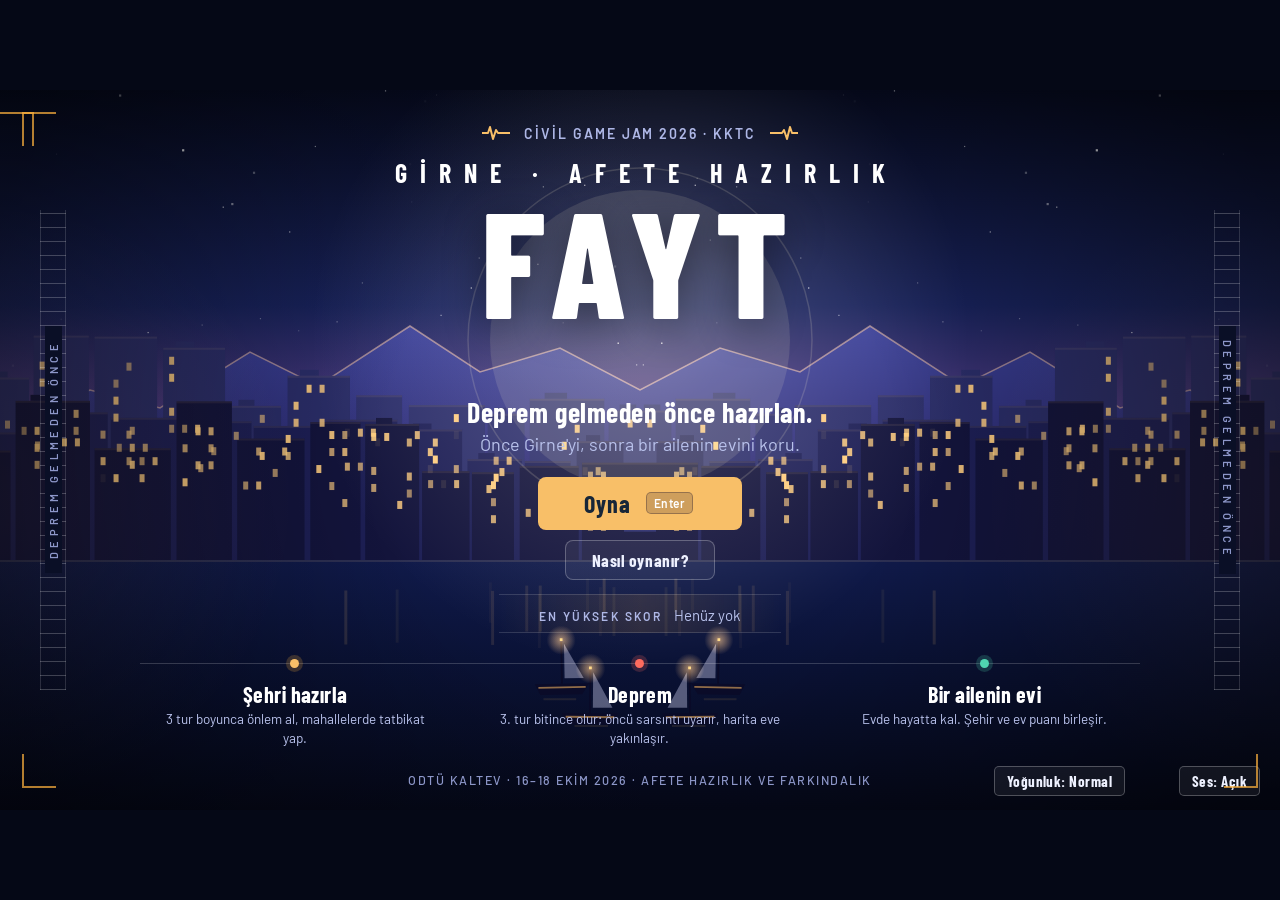
<file: index.html>
<!DOCTYPE html>
<html lang="tr">
<head>
<meta charset="utf-8">
<meta name="viewport" content="width=device-width,initial-scale=1,maximum-scale=1">
<link rel="icon" href="data:image/svg+xml,%3Csvg xmlns=%27http://www.w3.org/2000/svg%27 viewBox=%270 0 32 32%27%3E%3Crect width=%2732%27 height=%2732%27 rx=%276%27 fill=%27%23101932%27/%3E%3Cpath d=%27M3 16h6l3-9 5 18 4-12 3 3h5%27 fill=%27none%27 stroke=%27%23ffb23e%27 stroke-width=%272%27/%3E%3C/svg%3E">
<title>FAYT · Deprem gelmeden hazırlan</title>
<link rel="stylesheet" href="fonts.css">
<link rel="stylesheet" href="style.css">
</head>
<body>
<div id="stage"><canvas id="cv" width="1280" height="720" aria-label="Ailenin evi: hazırlık ve deprem sahnesi"></canvas><canvas id="cv2" width="1280" height="720" aria-hidden="true"></canvas><div id="ui"></div><div id="alarmfx" aria-hidden="true"></div></div>
<script src="data.js"></script>
<script src="icons.js"></script>
<script src="audio.js"></script>
<script src="art.js"></script>
<script src="city.js"></script>
<script src="drills.js"></script>
<script src="game.js"></script>
</body>
</html>
</file>
<file: fonts.css>
/* Barlow & Barlow Condensed — SIL Open Font License 1.1 (Barlow Project Authors, github.com/jpt/barlow), @fontsource üzerinden */
@font-face{font-family:'Barlow Condensed';font-style:normal;font-weight:700;font-display:swap;src:url([data-uri]) format('woff2');unicode-range:U+0100-02BA,U+02BD-02C5,U+02C7-02CC,U+02CE-02D7,U+02DD-02FF,U+0304,U+0308,U+0329,U+1D00-1DBF,U+1E00-1E9F,U+1EF2-1EFF,U+2020,U+20A0-20AB,U+20AD-20C0,U+2113,U+2C60-2C7F,U+A720-A7FF}
@font-face{font-family:'Barlow Condensed';font-style:normal;font-weight:700;font-display:swap;src:url([data-uri]) format('woff2');unicode-range:U+0000-00FF,U+0131,U+0152-0153,U+02BB-02BC,U+02C6,U+02DA,U+02DC,U+2000-206F,U+2074,U+20AC,U+2122,U+2191,U+2193,U+2212,U+2215,U+FEFF,U+FFFD}
@font-face{font-family:'Barlow Condensed';font-style:normal;font-weight:800;font-display:swap;src:url([data-uri]) format('woff2');unicode-range:U+0100-02BA,U+02BD-02C5,U+02C7-02CC,U+02CE-02D7,U+02DD-02FF,U+0304,U+0308,U+0329,U+1D00-1DBF,U+1E00-1E9F,U+1EF2-1EFF,U+2020,U+20A0-20AB,U+20AD-20C0,U+2113,U+2C60-2C7F,U+A720-A7FF}
@font-face{font-family:'Barlow Condensed';font-style:normal;font-weight:800;font-display:swap;src:url([data-uri]) format('woff2');unicode-range:U+0000-00FF,U+0131,U+0152-0153,U+02BB-02BC,U+02C6,U+02DA,U+02DC,U+2000-206F,U+2074,U+20AC,U+2122,U+2191,U+2193,U+2212,U+2215,U+FEFF,U+FFFD}
@font-face{font-family:'Barlow';font-style:normal;font-weight:400;font-display:swap;src:url([data-uri]) format('woff2');unicode-range:U+0100-02BA,U+02BD-02C5,U+02C7-02CC,U+02CE-02D7,U+02DD-02FF,U+0304,U+0308,U+0329,U+1D00-1DBF,U+1E00-1E9F,U+1EF2-1EFF,U+2020,U+20A0-20AB,U+20AD-20C0,U+2113,U+2C60-2C7F,U+A720-A7FF}
@font-face{font-family:'Barlow';font-style:normal;font-weight:400;font-display:swap;src:url([data-uri]) format('woff2');unicode-range:U+0000-00FF,U+0131,U+0152-0153,U+02BB-02BC,U+02C6,U+02DA,U+02DC,U+2000-206F,U+2074,U+20AC,U+2122,U+2191,U+2193,U+2212,U+2215,U+FEFF,U+FFFD}
@font-face{font-family:'Barlow';font-style:normal;font-weight:500;font-display:swap;src:url([data-uri]) format('woff2');unicode-range:U+0100-02BA,U+02BD-02C5,U+02C7-02CC,U+02CE-02D7,U+02DD-02FF,U+0304,U+0308,U+0329,U+1D00-1DBF,U+1E00-1E9F,U+1EF2-1EFF,U+2020,U+20A0-20AB,U+20AD-20C0,U+2113,U+2C60-2C7F,U+A720-A7FF}
@font-face{font-family:'Barlow';font-style:normal;font-weight:500;font-display:swap;src:url([data-uri]) format('woff2');unicode-range:U+0000-00FF,U+0131,U+0152-0153,U+02BB-02BC,U+02C6,U+02DA,U+02DC,U+2000-206F,U+2074,U+20AC,U+2122,U+2191,U+2193,U+2212,U+2215,U+FEFF,U+FFFD}
@font-face{font-family:'Barlow';font-style:normal;font-weight:600;font-display:swap;src:url([data-uri]) format('woff2');unicode-range:U+0100-02BA,U+02BD-02C5,U+02C7-02CC,U+02CE-02D7,U+02DD-02FF,U+0304,U+0308,U+0329,U+1D00-1DBF,U+1E00-1E9F,U+1EF2-1EFF,U+2020,U+20A0-20AB,U+20AD-20C0,U+2113,U+2C60-2C7F,U+A720-A7FF}
@font-face{font-family:'Barlow';font-style:normal;font-weight:600;font-display:swap;src:url([data-uri]) format('woff2');unicode-range:U+0000-00FF,U+0131,U+0152-0153,U+02BB-02BC,U+02C6,U+02DA,U+02DC,U+2000-206F,U+2074,U+20AC,U+2122,U+2191,U+2193,U+2212,U+2215,U+FEFF,U+FFFD}
</file>
<file: style.css>
:root{--ink:#f4f6ff;--mut:#a9b3d8;--bg:rgba(9,14,38,.78);--line:rgba(255,255,255,.14);--ora:#ff8a3d;--ora2:#ff5e62;--tea:#2ec4b6;--yel:#ffd166;--red:#ef476f;--grn:#5ee08a}
*{box-sizing:border-box}
html,body{margin:0;height:100%;background:#050816;overflow:hidden;font-family:"Segoe UI",system-ui,-apple-system,"Helvetica Neue",Arial,sans-serif;color:var(--ink);-webkit-user-select:none;user-select:none}
#stage{position:absolute;width:1280px;height:720px;transform-origin:0 0;overflow:hidden;background:#000}
#cv{position:absolute;left:0;top:0;width:1280px;height:720px;display:block}
#ui{position:absolute;inset:0;pointer-events:none}
.panel{position:absolute;background:var(--bg);border:1px solid var(--line);border-radius:18px;backdrop-filter:blur(10px);-webkit-backdrop-filter:blur(10px);box-shadow:0 12px 40px rgba(0,0,0,.38);pointer-events:auto}
.abs{position:absolute}
button{font:inherit;color:inherit;cursor:pointer;pointer-events:auto}
.btn{border:1px solid var(--line);background:rgba(255,255,255,.08);padding:10px 18px;border-radius:14px;font-weight:700;letter-spacing:.04em;transition:.15s}
.btn:hover{background:rgba(255,255,255,.16);transform:translateY(-1px)}
.btn.primary{background:linear-gradient(135deg,var(--ora),var(--ora2));border:0;color:#fff;box-shadow:0 8px 24px rgba(255,94,98,.4);font-size:18px;padding:14px 34px}
.btn.primary:hover{filter:brightness(1.1)}
.btn.sm{padding:6px 12px;font-size:13px;border-radius:10px}
.kicker{font-size:12px;letter-spacing:.22em;color:var(--yel);font-weight:700}
.brand{position:absolute;left:70px;top:150px;width:520px;pointer-events:none}
.brand h1{margin:6px 0 0;font-size:150px;line-height:.9;font-weight:900;letter-spacing:-.04em;background:linear-gradient(180deg,#ffd166,#ff5e62);-webkit-background-clip:text;background-clip:text;color:transparent;filter:drop-shadow(0 8px 24px rgba(255,94,98,.35))}
.brand h1 span{display:block;font-size:84px;letter-spacing:.14em;margin-top:6px;background:linear-gradient(180deg,#fff,#aab6ff);-webkit-background-clip:text;background-clip:text;color:transparent}
.brand .tag{font-size:21px;color:var(--mut);margin:18px 0 28px}
.brand .btns{display:flex;gap:12px;pointer-events:auto}
.foot{position:absolute;left:70px;bottom:26px;font-size:12px;color:var(--mut);opacity:.8}
.title2{position:absolute;left:0;width:100%;top:46px;text-align:center;font-size:36px;font-weight:900;letter-spacing:.06em}
.cards{position:absolute;left:70px;top:110px;width:1140px;display:grid;grid-template-columns:repeat(4,1fr);gap:16px}
.card{height:240px;padding:16px 18px;position:relative;text-align:left;border-radius:22px;background:var(--bg);border:1px solid var(--line);transition:.18s;backdrop-filter:blur(10px)}
.card:hover:not(.lock){transform:translateY(-6px);border-color:var(--ora);box-shadow:0 18px 46px rgba(255,138,61,.25)}
.card .no{font-size:44px;font-weight:900;color:var(--ora);line-height:1}
.card h3{margin:4px 0 2px;font-size:22px}
.card p{margin:0;color:var(--mut);font-size:13px;line-height:1.35}
.card .stars{position:absolute;left:18px;bottom:38px;font-size:26px;color:var(--yel);letter-spacing:4px}
.card .stars i{color:rgba(255,255,255,.2);font-style:normal}
.card .best{position:absolute;left:18px;bottom:14px;font-size:12px;color:var(--mut)}
.card.lock{opacity:.5;cursor:not-allowed}
.top{left:20px;top:12px;width:1240px;height:52px;display:flex;align-items:center;gap:18px;padding:0 16px}
.top .lv{font-size:15px}.top .lv b{color:var(--ora)}
.top .phase{font-weight:900;letter-spacing:.2em;color:var(--yel);font-size:14px}
.top .sp{flex:1}
.clock{display:flex;align-items:center;gap:10px;font-weight:800;font-variant-numeric:tabular-nums}
.bar{width:260px;height:12px;border-radius:8px;background:rgba(255,255,255,.12);overflow:hidden}
.bar i{display:block;height:100%;width:100%;background:linear-gradient(90deg,var(--tea),var(--yel));border-radius:8px;transition:width .3s}
.shake{animation:sh .35s}
@keyframes sh{20%{transform:translateX(-6px)}50%{transform:translateX(6px)}80%{transform:translateX(-3px)}}
#bag{left:880px;top:78px;width:380px;height:566px;padding:14px;display:flex;flex-direction:column;gap:10px}
#bag h2{margin:0;font-size:15px;letter-spacing:.18em;display:flex;justify-content:space-between;align-items:center}
#bag h2 span{font-size:13px;color:var(--yel);letter-spacing:.05em}
.slots{display:flex;gap:6px}
.slot{flex:1;height:46px;border-radius:12px;border:2px dashed rgba(255,255,255,.22);display:flex;align-items:center;justify-content:center}
.slot.f{border:2px solid var(--tea);background:rgba(46,196,182,.14)}
.slot svg{width:34px;height:34px}
.items{display:grid;grid-template-columns:repeat(3,1fr);gap:8px;flex:1;align-content:start}
.item{height:68px;border-radius:14px;border:1px solid var(--line);background:rgba(255,255,255,.06);display:flex;flex-direction:column;align-items:center;justify-content:center;gap:1px;padding:4px;transition:.12s;text-align:center}
.item:hover{background:rgba(255,255,255,.14);transform:translateY(-2px)}
.item svg{width:30px;height:30px}
.item b{font-size:12px;line-height:1.1}
.item i{font-size:12px;color:var(--mut);font-style:normal}
.item.on{border-color:var(--tea);background:rgba(46,196,182,.2)}
.item.dis{opacity:.38}
#bag .go{width:100%}
#info{left:20px;top:570px;width:840px;height:130px;padding:14px 20px}
#info h3{margin:0 0 4px;font-size:19px}
#info p{margin:0;color:#d6dcf5;font-size:15px;line-height:1.45}
#info .chips{margin-top:8px;display:flex;gap:8px}
.chip{display:inline-flex;align-items:center;gap:6px;padding:3px 10px;border-radius:99px;background:rgba(255,255,255,.1);font-size:12px;font-weight:700}
.chip.g{background:rgba(94,224,138,.2);color:var(--grn)}.chip.r{background:rgba(239,71,111,.22);color:#ff8da6}.chip.y{background:rgba(255,209,102,.2);color:var(--yel)}
.banner{position:absolute;left:260px;top:14px;width:760px;text-align:center;pointer-events:none}
.banner h2{margin:0;font-size:44px;font-weight:900;letter-spacing:.06em;color:#fff;text-shadow:0 0 24px rgba(239,71,111,.9),0 4px 0 #b3203f;animation:bl .5s infinite alternate}
@keyframes bl{from{opacity:1}to{opacity:.72}}
.banner p{margin:4px 0 0;font-size:17px;color:#ffe3ea;text-shadow:0 2px 6px #000}
.qbar{width:420px;height:8px;border-radius:6px;background:rgba(0,0,0,.45);margin:10px auto 0;overflow:hidden}
.qbar i{display:block;height:100%;background:linear-gradient(90deg,var(--yel),var(--red));width:0}
#roster{left:50%;transform:translateX(-50%);bottom:18px;padding:10px;display:flex;gap:10px}
.rc{display:flex;align-items:center;gap:10px;padding:8px 14px 8px 8px;border-radius:14px;border:2px solid transparent;background:rgba(255,255,255,.07);min-width:150px;text-align:left}
.rc.sel{border-color:var(--yel);background:rgba(255,209,102,.16)}
.rc .av{width:36px;height:36px;border-radius:50%;display:flex;align-items:center;justify-content:center;font-weight:900;color:#fff}
.rc b{display:block;font-size:14px}.rc i{font-style:normal;font-size:12px;color:var(--mut)}
.rc.ok i{color:var(--grn)}.rc.bad i{color:#ff8da6}
.checks{left:20px;top:84px;width:330px;padding:16px 18px}
.checks h3{margin:0 0 10px;font-size:14px;letter-spacing:.16em;color:var(--yel)}
.checks div{display:flex;gap:10px;align-items:center;margin:8px 0;font-size:15px}
.checks .bx{width:22px;height:22px;border-radius:7px;border:2px solid var(--mut);display:flex;align-items:center;justify-content:center;font-size:14px}
.checks .done .bx{background:var(--grn);border-color:var(--grn);color:#062}
.toast{position:absolute;left:50%;top:76px;transform:translateX(-50%);background:rgba(10,14,40,.92);border:1px solid var(--ora);padding:10px 20px;border-radius:14px;font-weight:700;font-size:15px;opacity:0;transition:.25s;pointer-events:none;white-space:nowrap;z-index:9}
.toast.on{opacity:1}
.dim{position:absolute;inset:0;background:rgba(5,8,24,.6);pointer-events:auto}
.modal{left:50%;top:50%;transform:translate(-50%,-50%);padding:28px 32px}
.modal h2{margin:0 0 14px;font-size:28px}
.how{width:860px}
.how .row{display:flex;gap:14px;margin:12px 0;align-items:flex-start}
.how .n{flex:0 0 38px;height:38px;border-radius:50%;background:linear-gradient(135deg,var(--ora),var(--ora2));font-weight:900;display:flex;align-items:center;justify-content:center}
.how p{margin:0;color:#d6dcf5;line-height:1.45;font-size:15px}.how b{color:#fff}
#days{right:20px;top:84px;left:auto;width:430px;padding:14px;display:flex;flex-direction:column;gap:10px}
.day{border-radius:14px;border:1px solid var(--line);background:rgba(255,255,255,.06);padding:12px 14px;opacity:.18;transition:.4s}
.day.show{opacity:1}
.day h4{margin:0 0 6px;font-size:14px;letter-spacing:.12em;color:var(--yel)}
.ln{font-size:13.5px;line-height:1.35;margin:5px 0;padding-left:24px;position:relative;opacity:0;transform:translateX(10px);transition:.4s}
.ln.show{opacity:1;transform:none}
.ln:before{content:"✓";position:absolute;left:0;top:0;width:18px;height:18px;border-radius:50%;background:var(--grn);color:#052;font-size:12px;font-weight:900;text-align:center;line-height:18px}
.ln.x:before{content:"✕";background:var(--red);color:#fff}
.hours{left:20px;top:84px;padding:12px 18px;font-weight:900;font-size:26px;font-variant-numeric:tabular-nums}
.hours small{display:block;font-size:12px;letter-spacing:.18em;color:var(--mut);font-weight:700}
.res{width:1100px;padding:24px 28px;display:grid;grid-template-columns:300px 1fr;gap:26px}
.res .big{font-size:96px;font-weight:900;line-height:1;background:linear-gradient(180deg,#ffd166,#ff5e62);-webkit-background-clip:text;background-clip:text;color:transparent}
.res .st{font-size:38px;color:var(--yel);letter-spacing:6px}.res .st i{color:rgba(255,255,255,.2);font-style:normal}
.meter{margin:10px 0}.meter div{display:flex;justify-content:space-between;font-size:13px;margin-bottom:3px}.meter .b{height:9px;border-radius:6px;background:rgba(255,255,255,.12);overflow:hidden}.meter .b i{display:block;height:100%;background:linear-gradient(90deg,var(--tea),var(--yel))}
.log{max-height:300px;overflow:auto;padding-right:6px}
.log div{font-size:14px;line-height:1.4;margin:6px 0;padding-left:24px;position:relative}
.log div:before{content:"✓";position:absolute;left:0;color:var(--grn);font-weight:900}
.log div.bad:before{content:"✕";color:#ff6f91}
.fact{margin-top:12px;padding:12px 14px;border-radius:14px;background:rgba(255,209,102,.12);border:1px solid rgba(255,209,102,.35);font-size:14px;line-height:1.45}
.fact b{color:var(--yel);letter-spacing:.12em;font-size:12px}
.acts{grid-column:1/3;display:flex;gap:10px;justify-content:flex-end}
.mute{position:absolute;right:20px;bottom:14px;pointer-events:auto}

.card .tg{position:absolute;right:14px;top:16px;font-size:12px;font-weight:800;letter-spacing:.06em;padding:3px 9px;border-radius:99px;background:rgba(255,138,61,.2);color:var(--ora)}
.tg2{margin-left:8px;font-size:12px;font-weight:800;padding:2px 8px;border-radius:99px;background:rgba(255,138,61,.2);color:var(--ora)}
.banner h2.amber{animation:none;color:#ffe9a8;text-shadow:0 0 20px rgba(255,209,102,.8),0 4px 0 #8a5a14}
.banner h2.red{color:#fff;text-shadow:0 0 24px rgba(239,71,111,.9),0 4px 0 #b3203f;animation:bl .35s infinite alternate}
.checks .warn{color:#ff8da6;font-weight:700;font-size:13px}
.checks .mt{display:block;margin:10px 0 0;font-size:12px;letter-spacing:.14em;color:var(--mut);font-weight:700}
.qbar i.gas{background:linear-gradient(90deg,#b6f56a,#e8ff3a)}
.qbar i.fire{background:linear-gradient(90deg,#ffb347,#ef476f)}
.rc i{white-space:nowrap}

.brand .btns.col{flex-direction:column;align-items:flex-start;gap:10px}
.brand .btnrow{display:flex;gap:10px}
.brand .mini{margin:6px 0 0;font-size:13px;color:var(--mut);max-width:430px;line-height:1.4}
.bridge{width:820px}
.bridge .lead{margin:0 0 10px;color:#d6dcf5;line-height:1.5;font-size:15px}
.bridge .sc{padding:12px 14px;border-radius:14px;background:rgba(255,138,61,.12);border:1px solid rgba(255,138,61,.4);font-size:15px;line-height:1.5;margin-bottom:12px}
.bridge h3{margin:10px 0 6px;font-size:13px;letter-spacing:.14em;color:var(--yel)}
.bridge .bon{list-style:none;margin:0;padding:0;display:grid;grid-template-columns:1fr 1fr;gap:6px 14px}
.bridge .bon li{font-size:13.5px;line-height:1.35;padding-left:22px;position:relative}
.bridge .bon li:before{content:"+";position:absolute;left:0;top:0;width:16px;height:16px;border-radius:50%;background:var(--grn);color:#052;font-weight:900;text-align:center;line-height:16px;font-size:13px}
.bridge .hint{margin:12px 0 0;font-size:13px;color:var(--mut);font-style:italic}

/* ---- Girne şehir katmanı (sehir oyunundan, #cityroot altında kapsamlı) ---- */
#cityroot{--bg:#07090d;--panel:#111720;--panel2:#18202b;--line:#2b3644;--ink:#eef2f5;--muted:#8b9aa8;--accent:#ff6a1a;--mint:#2fbf71;--blue:#4aa8ff;--danger:#ff2e2e;--gold:#ffc24b;--alarm:0;position:absolute;inset:0;overflow:hidden;background:#07090d;color:#eef2f5;font:15px/1.5 "Segoe UI",system-ui,sans-serif;pointer-events:auto}
#cityroot button{font:inherit;color:inherit;border:0;background:none;cursor:pointer}
#cityroot [hidden]{display:none!important}
#cityroot .scene-shell{position:absolute;inset:0;overflow:hidden;background:#070a0e}
#cityroot .city-map{position:absolute;inset:0;width:100%;height:100%;display:block;z-index:0;
    filter:saturate(.52) brightness(.58) contrast(1.2) sepia(.2)}
#cityroot .grade{position:absolute;inset:0;z-index:6;pointer-events:none;
    background:radial-gradient(ellipse at 50% 46%,transparent 34%,#000000d9 100%),
               linear-gradient(180deg,#24080099 0,transparent 26%,transparent 72%,#1a060099 100%)}
#cityroot .grade::after{content:"";position:absolute;inset:0;
    background:radial-gradient(ellipse at 50% 50%,#ff2e2e00 20%,#ff1a0f 135%);
    opacity:calc(var(--alarm) * .36);transition:opacity .9s ease}
#cityroot .alarm-frame{position:absolute;inset:0;z-index:18;pointer-events:none;
    box-shadow:inset 0 0 0 3px var(--danger),inset 0 0 60px #ff2e2e4d;
    opacity:calc(var(--alarm) * .75);animation:alarmPulse 1.7s ease-in-out infinite}
@keyframes alarmPulse{50%{opacity:calc(var(--alarm) * .3)}}
#cityroot .portrait-map{display:none}
#cityroot .map-roads .minor-road{fill:none;stroke:#e6d9b8;stroke-width:9;stroke-linecap:round;stroke-linejoin:round;opacity:.9}
#cityroot .map-roads .road-casing{fill:none;stroke:#e1d4b2;stroke-width:22;stroke-linecap:round;stroke-linejoin:round}
#cityroot .map-roads .road-surface{fill:none;stroke:#75817b;stroke-width:15;stroke-linecap:round;stroke-linejoin:round}
#cityroot .map-roads .road-center{fill:none;stroke:#e5d8b5;stroke-width:1.5;stroke-dasharray:10 11;stroke-linecap:round;opacity:.8}
#cityroot .map-building{filter:drop-shadow(0 2px 1px #43534335)}
#cityroot .map-place-labels text,#cityroot .map-top-label text,#cityroot .map-north text,#cityroot .map-scale text{font-family:ui-sans-serif,system-ui,sans-serif;font-weight:850;letter-spacing:2px}
#cityroot .map-place-labels text{font-size:12px;text-anchor:middle;fill:#30494b;paint-order:stroke;stroke:#f1edda;stroke-width:3px;stroke-linejoin:round}
#cityroot .map-top-label text{font-size:12px;letter-spacing:2.2px;fill:#f3f8e8}
#cityroot .map-north text{font-size:12px;text-anchor:middle;fill:#edf4e7;letter-spacing:1px}
#cityroot .map-scale text{font-size:12px;fill:#edf4e7;letter-spacing:1.6px}
#cityroot .scene-map-note{display:none}
#cityroot #mapSlot,#cityroot #layer{position:absolute;inset:0}
#cityroot #layer{pointer-events:none}
#cityroot #layer>*{pointer-events:auto}
#cityroot #startMap .city-map{filter:saturate(.3) brightness(.3) contrast(1.3) sepia(.34)}
#cityroot #startMap .scene-shell{animation:drift 34s ease-in-out infinite alternate}
@keyframes drift{from{transform:scale(1.1) translate(-1.5%,1%)}to{transform:scale(1.22) translate(1.5%,-2%)}}
@keyframes seismoRun{to{transform:translateX(-50%)}}
#cityroot .btn-main{display:inline-block;background:linear-gradient(135deg,var(--accent),#df4a0c);
    color:#160a03;font-weight:850;font-size:17px;padding:15px 34px;border-radius:13px;
    box-shadow:0 12px 30px #ff6a1a3d;transition:transform .18s,filter .18s}
#cityroot .btn-main:hover{transform:translateY(-2px);filter:brightness(1.07)}
#cityroot .hud{position:absolute;z-index:20;top:0;left:0;right:0;
    padding:10px max(14px,env(safe-area-inset-right,0px)) 12px max(14px,env(safe-area-inset-left,0px));
    display:flex;align-items:center;gap:14px;flex-wrap:wrap;
    background:linear-gradient(180deg,#061320f2,#07182899 72%,transparent)}
#cityroot .hud-stat{background:#0b1e2eb8;border:1px solid #ffffff22;border-radius:12px;padding:7px 12px;
    font-weight:800;font-size:14px;white-space:nowrap;backdrop-filter:blur(10px);font-variant-numeric:tabular-nums}
#cityroot .hud-stat small{display:block;color:var(--muted);font-size:12px;letter-spacing:.12em;font-weight:700}
#cityroot .hud-stat.budget b{color:var(--gold)}
#cityroot .prep-wrap{flex:1;min-width:150px;max-width:300px}
#cityroot .prep-top{display:flex;justify-content:space-between;font-size:12px;letter-spacing:.1em;
    color:var(--muted);font-weight:800;margin-bottom:5px}
#cityroot .prep-top b{color:var(--mint);font-variant-numeric:tabular-nums}
#cityroot .prep-track{height:9px;border-radius:9px;background:#ffffff1f;overflow:hidden}
#cityroot .prep-fill{height:100%;width:0;border-radius:9px;
    background:linear-gradient(90deg,var(--accent),var(--mint));transition:width .3s ease}
#cityroot .timer{font-size:19px;font-weight:900;font-variant-numeric:tabular-nums}
#cityroot .timer.low{color:var(--danger);animation:tick .6s steps(2) infinite}
@keyframes tick{50%{opacity:.45}}
#cityroot .site{position:absolute;z-index:10;transform:translate(-50%,-50%);
    width:58px;display:grid;justify-items:center;gap:3px;cursor:pointer}
#cityroot .site-dot{width:46px;height:46px;border-radius:50%;display:grid;place-items:center;
    font-size:22px;border:3px solid #ffffffd9;background:#5d6f7ae8;
    box-shadow:0 4px 14px #0006;transition:background .25s,box-shadow .25s,transform .18s}
#cityroot .site:hover .site-dot{transform:scale(1.09)}
#cityroot .site.afford .site-dot{background:#c9792ce8;box-shadow:0 0 0 6px #ff9d5533,0 4px 14px #0007}
#cityroot .site.lv1 .site-dot{background:#b5802de8}
#cityroot .site.lv2 .site-dot{background:#2f8f6ae8}
#cityroot .site.lv3 .site-dot{background:#23a473e8;box-shadow:0 0 0 7px #7fe3bd3d,0 4px 16px #0007}
#cityroot .site-tag{font-size:12px;font-weight:900;letter-spacing:.06em;padding:2px 6px;border-radius:6px;
    background:#08192699;color:#e9f3f3;white-space:nowrap;border:1px solid #ffffff2e}
#cityroot .site-cost{font-size:12px;font-weight:900;color:var(--gold)}
#cityroot .site.maxed .site-cost{color:var(--mint)}
#cityroot .pips{display:flex;gap:3px}
#cityroot .pip{width:9px;height:4px;border-radius:3px;background:#ffffff38}
#cityroot .pip.on{background:var(--mint)}
#cityroot #links{position:absolute;inset:0;width:100%;height:100%;z-index:5;pointer-events:none}
#cityroot #links line{stroke:#17384a;stroke-opacity:.5;stroke-width:2.4;stroke-linecap:round;
    vector-effect:non-scaling-stroke}
#cityroot #links line.hot{stroke:#ff4d38;stroke-opacity:1;stroke-width:4.5;
    animation:hotLine .8s ease-in-out infinite alternate}
@keyframes hotLine{to{stroke-opacity:.35}}
#cityroot .missions{position:absolute;z-index:17;left:max(14px,env(safe-area-inset-left,0px));
    top:118px;width:252px;display:grid;gap:7px}
#cityroot .m-head{font-size:12px;font-weight:900;letter-spacing:.16em;color:var(--accent);
    text-shadow:0 2px 8px #000}
#cityroot .mission{padding:9px 10px;border-radius:11px;border:1px solid #ffffff1f;
    background:linear-gradient(145deg,#0e141ceb,#0a0f16f0);box-shadow:0 10px 26px #000a;
    backdrop-filter:blur(10px);cursor:pointer;transition:border-color .2s,transform .16s}
#cityroot .mission:hover{border-color:var(--accent);transform:translateX(2px)}
#cityroot .mission.done{border-color:var(--mint);background:linear-gradient(145deg,#0b1a13ee,#08120ef2)}
#cityroot .m-top{display:flex;justify-content:space-between;gap:8px;align-items:baseline}
#cityroot .m-name{font-size:12px;font-weight:850;letter-spacing:.01em}
#cityroot .m-count{font-size:12px;font-weight:900;color:var(--accent);font-variant-numeric:tabular-nums}
#cityroot .mission.done .m-count{color:var(--mint)}
#cityroot .m-perk{display:block;margin-top:3px;font-size:12px;color:var(--muted);line-height:1.35}
#cityroot .mission.done .m-perk{color:#8fe0b2}
#cityroot .m-bar{height:4px;border-radius:4px;background:#ffffff1c;overflow:hidden;margin-top:6px}
#cityroot .m-bar span{display:block;height:100%;width:0;border-radius:4px;
    background:linear-gradient(90deg,var(--accent),var(--gold));transition:width .35s ease}
#cityroot .mission.done .m-bar span{background:var(--mint)}
#cityroot .site.hl .site-dot{border-color:var(--gold);box-shadow:0 0 0 9px #ffc24b38,0 4px 16px #0008}
#cityroot .shakeit{animation:miniShake .34s ease}
@keyframes miniShake{
    0%,100%{transform:translate(0,0)}25%{transform:translate(-5px,3px)}
    50%{transform:translate(4px,-4px)}75%{transform:translate(-3px,-2px)}}
#cityroot .flash{position:absolute;inset:0;z-index:45;pointer-events:none;background:#fff;
    opacity:0;animation:flashIn .55s ease}
@keyframes flashIn{0%{opacity:.42}100%{opacity:0}}
#cityroot .numpop{animation:numPop .36s ease}
@keyframes numPop{0%{transform:scale(1)}42%{transform:scale(1.32)}100%{transform:scale(1)}}
#cityroot .end-turn:active,#cityroot .pop-buy:active,#cityroot .btn-main:active{transform:scale(.97)}
#cityroot .icon-btn{margin-left:auto;width:40px;height:40px;flex:none;border-radius:11px;
    border:1px solid #ffffff22;background:#0b1118cc;font-size:16px;display:grid;place-items:center;
    backdrop-filter:blur(9px);transition:border-color .16s}
#cityroot .icon-btn:hover{border-color:var(--accent)}
#cityroot .icon-btn.off{opacity:.5}
#cityroot .breakdown{margin-top:16px;display:grid;gap:5px;text-align:left}
#cityroot .bd-head{font-size:12px;letter-spacing:.16em;color:var(--accent);font-weight:900;margin-bottom:2px}
#cityroot .bd-row{display:flex;align-items:center;gap:10px;padding:8px 11px;border-radius:10px;
    background:var(--panel);border:1px solid var(--line);font-size:12px}
#cityroot .bd-name{flex:1;min-width:0;font-weight:750;white-space:nowrap;overflow:hidden;text-overflow:ellipsis}
#cityroot .bd-pop{color:var(--muted);font-size:12px;flex:none;font-variant-numeric:tabular-nums}
#cityroot .bd-bar{width:84px;height:6px;border-radius:4px;background:#ffffff18;overflow:hidden;flex:none}
#cityroot .bd-bar span{display:block;height:100%;background:var(--danger);border-radius:4px}
#cityroot .bd-num{width:60px;text-align:right;font-variant-numeric:tabular-nums;font-weight:850;
    color:var(--danger);flex:none}
#cityroot .bd-num.ok{color:var(--mint)}
#cityroot .compare{margin-top:14px;padding:12px 15px;border-radius:12px;text-align:left;
    background:var(--panel2);border:1px solid var(--line);font-size:13px;line-height:1.5}
#cityroot .compare .up{color:var(--mint);font-weight:850}
#cityroot .compare .down{color:var(--danger);font-weight:850}
#cityroot .tip{margin-top:10px;padding:13px 15px;text-align:left;border-radius:0 12px 12px 0;
    border-left:4px solid var(--gold);background:#1d1708cc;color:#e8d9ae;font-size:13px;line-height:1.5}
#cityroot .tip b{color:var(--gold)}
#cityroot .end-turn{padding:11px 20px;border-radius:12px;font-weight:900;font-size:14px;
    background:linear-gradient(135deg,var(--mint),#4fc79b);color:#07261c;
    box-shadow:0 8px 22px #7fe3bd33;white-space:nowrap;transition:transform .16s,filter .16s}
#cityroot .end-turn:hover{transform:translateY(-2px);filter:brightness(1.08)}
#cityroot .end-turn:disabled{background:#2a3d4e;color:#8296a5;box-shadow:none;cursor:not-allowed}
#cityroot .plan-bar{position:absolute;z-index:19;left:50%;transform:translateX(-50%);
    top:calc(68px + env(safe-area-inset-top,0px));display:flex;gap:7px;flex-wrap:wrap;
    justify-content:center;max-width:min(760px,calc(100% - 24px));pointer-events:none}
#cityroot .plan-chip{padding:6px 11px;border-radius:9px;font-size:12px;font-weight:800;
    background:#1a0f12e8;border:1px solid #ff6a5a66;color:#ffc9bf;
    box-shadow:0 6px 18px #0006;backdrop-filter:blur(8px)}
#cityroot .plan-chip.safe{background:#0d231be8;border-color:#7fe3bd66;color:#a8f0d2}
#cityroot #links line.threat{stroke:#ff8c2e;stroke-opacity:1;stroke-width:5;
    stroke-dasharray:9 7;animation:flow .7s linear infinite}
@keyframes flow{to{stroke-dashoffset:-16}}
#cityroot .site.incoming .site-dot{border-color:#ffb067;box-shadow:0 0 0 8px #ff8c2e3a,0 4px 16px #0007}
#cityroot .mark{position:absolute;z-index:15;top:-15px;left:50%;transform:translateX(-50%);
    font-size:19px;filter:drop-shadow(0 2px 4px #000a);animation:markBob 1s ease-in-out infinite alternate}
@keyframes markBob{to{transform:translate(-50%,-4px)}}
#cityroot .site.fire .site-dot{background:#d13a2ee8;border-color:#ffd9d2;
    animation:burn .7s ease-in-out infinite alternate}
@keyframes burn{to{box-shadow:0 0 0 13px #e23b3618,0 0 26px #ff6a4f;transform:scale(1.06)}}
#cityroot .site.fire .site-tag{background:#8f1f16e0;border-color:#ff9c8c}
#cityroot .site.safe .site-dot{box-shadow:0 0 0 7px #7fe3bd3d,0 4px 16px #0007}
#cityroot .ember{position:absolute;z-index:13;top:-16px;left:50%;transform:translateX(-50%);
    font-size:17px;animation:emberUp 1.3s ease-in-out infinite}
@keyframes emberUp{0%,100%{transform:translate(-50%,0);opacity:.85}50%{transform:translate(-50%,-7px);opacity:1}}
#cityroot .spark{position:absolute;z-index:16;width:16px;height:16px;margin:-8px 0 0 -8px;
    border-radius:50%;background:radial-gradient(circle,#fff3c4 0,#ff8a3d 55%,#e23b36 100%);
    box-shadow:0 0 14px #ff8a3d;pointer-events:none;transition:left linear,top linear}
#cityroot .blocked{position:absolute;z-index:17;transform:translate(-50%,-50%);
    font-size:12px;font-weight:950;color:#8ef0c6;text-shadow:0 2px 8px #000;
    pointer-events:none;animation:floatUp 1.2s ease forwards}
#cityroot .hud-stat.danger b{color:var(--danger)}
#cityroot .crisis{position:absolute;z-index:14;top:-9px;right:-2px;width:26px;height:26px;border-radius:50%;
    display:grid;place-items:center;background:#e23b36;color:#fff;font-weight:950;font-size:15px;
    border:2px solid #fff;box-shadow:0 0 0 5px #e23b3645;animation:crisisPulse .9s ease-in-out infinite}
@keyframes crisisPulse{50%{box-shadow:0 0 0 11px #e23b3618;transform:scale(1.12)}}
#cityroot .pop{position:absolute;z-index:30;width:250px;padding:13px;border-radius:16px;
    background:linear-gradient(150deg,#12283ef7,#0b1b2bfa);border:1px solid #ffffff38;
    box-shadow:0 18px 48px #000a;backdrop-filter:blur(14px);transform:translate(-50%,0)}
#cityroot .pop h3{margin:0 0 2px;font-size:15px}
#cityroot .pop .pop-step{color:var(--mint);font-size:12px;font-weight:900;letter-spacing:.1em}
#cityroot .pop p{margin:7px 0 10px;color:#b9c8d2;font-size:12px;line-height:1.4}
#cityroot .pop-buy{width:100%;display:flex;justify-content:space-between;align-items:center;gap:8px;
    padding:11px 12px;border-radius:11px;background:linear-gradient(135deg,var(--accent),#ff7a58);
    color:#1b1f22;font-weight:900;font-size:13px}
#cityroot .pop-buy:disabled{background:#2a3d4e;color:#8296a5;cursor:not-allowed}
#cityroot .pop-buy span{font-size:12px}
#cityroot .hz-rule{margin:4px 0 0;font-size:14px;line-height:1.3;color:var(--gold)}
#cityroot .hz-fact{margin:6px 0 10px;color:#aebbc6;font-size:12px;line-height:1.45}
#cityroot .hz-opts{display:grid;gap:6px}
#cityroot .hz-opt{display:grid;gap:3px;padding:9px 11px;border-radius:10px;text-align:left;
    border:1px solid #ffffff22;background:#17212dcc;transition:border-color .16s,background .16s}
#cityroot .hz-opt:hover:not(:disabled){border-color:var(--accent);background:#1e2a38}
#cityroot .hz-opt:disabled{opacity:.42;cursor:not-allowed}
#cityroot .hz-opt.full{border-color:#ff6a1a66;background:#2a1a10cc}
#cityroot .hz-top{display:flex;justify-content:space-between;gap:9px;align-items:baseline}
#cityroot .hz-top b{font-size:12.5px;font-weight:850}
#cityroot .hz-top i{font-style:normal;font-size:12px;font-weight:900;color:var(--gold);white-space:nowrap}
#cityroot .hz-desc{font-size:12px;color:var(--muted);line-height:1.35}
#cityroot .hz-legend{display:grid;gap:6px}
#cityroot .pop-close{position:absolute;top:8px;right:8px;width:26px;height:26px;border-radius:8px;
    background:#ffffff14;border:1px solid #ffffff30;font-size:17px;line-height:1}
#cityroot .ctoast{position:absolute;z-index:40;left:50%;bottom:22px;transform:translateX(-50%);
    width:min(520px,calc(100% - 28px));padding:11px 15px;border-radius:13px;
    background:#0d2334f2;border:1px solid #ffffff33;border-left:4px solid var(--mint);
    box-shadow:0 14px 36px #0008;backdrop-filter:blur(12px);animation:toastIn .3s ease}
#cityroot .ctoast b{color:var(--mint);font-size:12px;letter-spacing:.08em;display:block;margin-bottom:2px}
#cityroot .ctoast span{font-size:12px;color:#d6e2e8;line-height:1.4}
#cityroot .ctoast.bad{border-left-color:var(--danger)}
#cityroot .ctoast.bad b{color:var(--danger)}
@keyframes toastIn{from{opacity:0;transform:translate(-50%,10px)}}
#cityroot .float{position:absolute;z-index:35;transform:translate(-50%,-50%);font-weight:950;font-size:14px;
    color:var(--mint);text-shadow:0 2px 8px #000;pointer-events:none;animation:floatUp 1.1s ease forwards}
#cityroot .float.bad{color:var(--danger)}
@keyframes floatUp{to{opacity:0;transform:translate(-50%,-180%)}}
#cityroot.quaking .scene-shell{animation:cshake .1s infinite}
@keyframes cshake{
    0%{transform:translate(0,0)}25%{transform:translate(-8px,4px) rotate(-.5deg)}
    50%{transform:translate(7px,-5px) rotate(.5deg)}75%{transform:translate(-5px,-3px)}}
#cityroot .quake-over{position:absolute;z-index:60;inset:0;display:grid;place-items:center;text-align:center;
    background:#07121e66;backdrop-filter:blur(2px)}
#cityroot .quake-over h1{font-size:clamp(44px,13vw,110px);margin:0;letter-spacing:-.06em;color:#fff;
    text-shadow:0 6px 30px #000;animation:boom .55s ease-in-out infinite alternate}
#cityroot .quake-over p{color:#ffe3a8;font-weight:800;letter-spacing:.14em;font-size:13px;margin:10px 0 0}
@keyframes boom{to{transform:scale(1.07);text-shadow:0 6px 36px #ff6a6a}}
#cityroot .res-wrap{min-height:100%;display:grid;place-items:center;
    padding:30px max(18px,env(safe-area-inset-right,0px)) 40px max(18px,env(safe-area-inset-left,0px))}
#cityroot .res-card{width:min(760px,100%);text-align:center}
#cityroot .stars{font-size:46px;letter-spacing:9px;color:var(--gold);text-shadow:0 5px 26px #f3bb5940;line-height:1.2}
#cityroot .res-card h1{font-size:clamp(30px,6vw,48px);letter-spacing:-.04em;margin:6px 0 4px}
#cityroot .res-sub{color:var(--muted);font-size:14px;margin:0 0 22px}
#cityroot .res-grid{display:grid;grid-template-columns:repeat(auto-fit,minmax(135px,1fr));gap:9px;text-align:left}
#cityroot .res-stat{background:var(--panel);border:1px solid var(--line);border-radius:13px;padding:12px;min-width:0}
#cityroot .res-stat small{display:block;color:var(--muted);font-size:12px;letter-spacing:.06em}
#cityroot .res-stat b{display:block;font-size:22px;letter-spacing:-.03em;margin-top:3px;font-variant-numeric:tabular-nums}
#cityroot .res-stat.good b{color:var(--mint)}
#cityroot .res-stat.bad b{color:var(--danger)}
#cityroot .lesson{margin:18px 0 0;padding:15px 17px;text-align:left;border-radius:0 13px 13px 0;
    border-left:4px solid var(--mint);background:#13293bcc;color:#c6d5de;font-size:13px;line-height:1.55}
#cityroot .res-actions{margin-top:24px;display:flex;gap:10px;justify-content:center;flex-wrap:wrap}
#cityroot .res-actions{position:sticky;bottom:0;padding:14px 0 10px;background:linear-gradient(180deg,rgba(5,12,20,0),rgba(5,12,20,.94) 38%)}
#cityroot .btn-ghost{background:var(--panel2);border:1px solid var(--line);border-radius:13px;
    padding:14px 22px;font-weight:800}
#cityroot .pop-visit{display:flex;justify-content:space-between;align-items:center;width:100%;margin-top:8px;padding:9px 12px;border-radius:11px;border:1px dashed #7fe3bd88;background:#0d231b99;color:#a8f0d2;font-weight:800;font-size:12px}
#cityroot .pop-visit i{font-style:normal;font-size:12px;color:#7fe3bd;font-weight:700}
#cityroot .pop-visit:hover:not(:disabled){background:#12372a}
#cityroot .pop-visit:disabled{opacity:.45;cursor:not-allowed}
#cityroot .hz-opt.visit{border-color:#7fe3bd88;background:#0d231b99}
#cityroot .cres-scroll{position:absolute;inset:0;overflow-y:auto;z-index:25;background:radial-gradient(ellipse at 50% -10%,#3a1405cc 0,transparent 58%),#070a0ecc;padding:28px 18px 40px;display:grid;place-items:start center}
#cityroot .res-actions{position:sticky;bottom:0}
#cityroot .scene-shell-slot{position:absolute;inset:0}
#cityroot .scene-shell{position:absolute;inset:0}
#cityroot .btn-main{padding:13px 26px;border-radius:13px;background:linear-gradient(135deg,#ff8a3d,#ff5e62);color:#fff;font-weight:900;box-shadow:0 8px 24px #ff5e6266}
#cityroot .hud .icon-btn{margin-left:auto}
.mlist{display:flex;flex-direction:column;gap:6px;margin:4px 0 10px}
.mrow{display:flex;align-items:center;gap:9px;padding:7px 10px;border-radius:11px;background:rgba(255,255,255,.06);border:1px solid var(--line);font-size:13px}
.mrow.on{border-color:var(--grn);background:rgba(94,224,138,.12)}
.mrow .bx{width:20px;height:20px;border-radius:50%;background:var(--red);color:#fff;font-weight:900;text-align:center;line-height:20px;font-size:12px}
.mrow.on .bx{background:var(--grn);color:#052}
.mrow b{flex:1}.mrow i{font-style:normal;color:var(--mut);font-size:12px}

/* ================= drills.js: tatbikatlar & mikro oyunlar ================= */
#drill{position:absolute;inset:0;background:radial-gradient(ellipse at 50% 12%,#1c2c52 0%,#0b1226 58%,#060914 100%);pointer-events:auto;overflow:hidden}
.dr-top{position:absolute;left:40px;right:40px;top:20px;height:74px;display:flex;align-items:center;gap:22px;padding:0 22px;background:var(--bg);border:1px solid var(--line);border-radius:18px}
.dr-ti h2{margin:2px 0 0;font-size:22px}
.dr-time{flex:1;display:flex;align-items:center;gap:12px}
.dr-bar{flex:1;height:12px;background:rgba(255,255,255,.1);border-radius:8px;overflow:hidden}
.dr-bar i{display:block;height:100%;width:100%;background:linear-gradient(90deg,var(--tea),var(--yel));border-radius:8px}
.dr-bar i.low{background:linear-gradient(90deg,var(--red),var(--ora))}
.dr-time b{min-width:54px;text-align:right}
.dr-score{font-size:15px;color:var(--mut);min-width:200px;text-align:right}.dr-score b{color:var(--yel)}
#dstage{position:absolute;left:60px;right:60px;top:112px;bottom:92px}
#dstage.shk{animation:drshk .35s}
@keyframes drshk{0%,100%{transform:translateX(0)}20%{transform:translateX(-9px)}40%{transform:translateX(8px)}60%{transform:translateX(-5px)}80%{transform:translateX(4px)}}
#dstage.dk::after{content:'ELEKTRİK YOK';display:flex;align-items:center;justify-content:center;font-size:40px;font-weight:900;color:#ff8da6;position:absolute;inset:0;background:rgba(0,0,0,.8);z-index:5;border-radius:16px;pointer-events:none}
#dhint{position:absolute;left:60px;right:60px;bottom:30px;text-align:center;font-size:18px;font-weight:700;color:var(--yel);min-height:30px}
#dhint.bad{color:#ff8da6}
.dr-intro{position:absolute;inset:0;background:rgba(4,7,18,.74);display:flex;align-items:center;justify-content:center;z-index:20}
.drp{width:660px;padding:26px 32px;background:rgba(10,16,40,.96);border:1px solid var(--line);border-radius:20px;box-shadow:0 20px 60px rgba(0,0,0,.5)}
.drp h2{margin:4px 0 8px;font-size:28px}
.drp .lead{margin:0 0 6px;font-size:16px;color:#d6dcf5;line-height:1.45}
.drp ol{margin:10px 0;padding-left:22px;line-height:1.55;color:#d6dcf5;font-size:15px}
.drnote{margin:10px 0 0;font-size:14px;color:var(--mut)}.drnote b{color:var(--yel)}
.dr-go{display:flex;justify-content:flex-end;gap:12px;margin-top:16px}
.dr-float{position:absolute;transform:translate(-50%,-110%);font-weight:900;font-size:18px;pointer-events:none;animation:drfl .9s forwards;z-index:9;text-shadow:0 2px 6px #000;white-space:nowrap}
.dr-float.good{color:var(--grn)}.dr-float.bad{color:#ff8da6}
@keyframes drfl{0%{opacity:0;margin-top:8px}15%{opacity:1}100%{opacity:0;margin-top:-34px}}
.dr-flash{position:absolute;left:50%;top:50%;transform:translate(-50%,-50%);padding:22px 46px;border-radius:22px;font-size:34px;font-weight:900;z-index:30;background:rgba(6,10,26,.92);border:2px solid var(--grn);color:var(--grn);animation:drpop .3s;white-space:nowrap}
.dr-flash.bad{border-color:var(--red);color:#ff8da6}
@keyframes drpop{0%{transform:translate(-50%,-50%) scale(.6);opacity:0}100%{transform:translate(-50%,-50%) scale(1);opacity:1}}
#dstage button{font-family:inherit;color:var(--ink);cursor:pointer}
/* okul */
.ok-room{position:absolute;inset:0;display:flex;align-items:center;gap:26px}
.ok-door{width:110px;height:250px;border-radius:14px;background:rgba(46,196,182,.12);border:2px dashed var(--tea);display:flex;flex-direction:column;align-items:center;justify-content:center;font-size:62px}
.ok-door small{font-size:13px;letter-spacing:.2em;color:var(--tea);font-weight:800}
.ok-grid{display:grid;grid-template-columns:repeat(4,160px);grid-template-rows:repeat(2,190px);gap:18px 20px;padding:20px 26px;background:rgba(255,255,255,.04);border:1px solid var(--line);border-radius:20px}
.ok-kid{position:relative;display:flex;align-items:flex-end;justify-content:center;cursor:pointer;transition:opacity .3s}
.ok-kid .kf{font-size:72px;line-height:1;transition:transform .25s;margin-bottom:24px}
.ok-kid .dk{position:absolute;bottom:0;left:10px;right:10px;height:58px;border-radius:10px;background:linear-gradient(#a8743c,#7d5128);border-top:6px solid #c89358;box-shadow:0 6px 0 #4a2f16}
.ok-kid.cov .kf{transform:translateY(34px) scale(.85)}
.ok-kid.cov .dk{border-top-color:var(--grn)}
.ok-kid em{display:none;position:absolute;top:-6px;right:20px;font-style:normal;font-size:36px}
.ok-kid.panic em{display:block;animation:okb .35s infinite alternate}
.ok-kid.panic .kf{animation:okb .25s infinite alternate}
@keyframes okb{to{transform:translateY(-12px)}}
.ok-kid.gone{opacity:0;pointer-events:none}
.ok-assembly{flex:1;min-height:250px;border-radius:14px;background:rgba(94,224,138,.1);border:2px dashed var(--grn);padding:14px;display:flex;flex-direction:column;gap:8px;align-items:center}
.ok-assembly small{font-size:13px;letter-spacing:.18em;color:var(--grn);font-weight:800}
#okOut{display:flex;flex-wrap:wrap;gap:6px;justify-content:center;font-size:36px;flex:1;align-content:flex-start}
#okCount{font-size:24px}
/* eski liman */
.wl-scene{position:absolute;inset:0}
.wl-wall{position:absolute;left:0;top:6px;width:840px;display:grid;grid-template-columns:repeat(9,1fr);gap:4px;padding:8px;background:#4a3a2c;border-radius:10px}
.wl-st{position:relative;height:62px;border-radius:5px;cursor:pointer;box-shadow:inset 0 -4px 0 rgba(0,0,0,.2),inset 0 3px 0 rgba(255,255,255,.12)}
.wl-st:hover{filter:brightness(1.15)}
.wl-st svg{position:absolute;inset:0;width:100%;height:100%}
.wl-st svg polyline{fill:none;stroke:#241810;stroke-width:2.2;stroke-linejoin:round}
.wl-st.lo{animation:wlw 2.4s infinite}
@keyframes wlw{0%,92%,100%{transform:translate(0)}94%{transform:translate(1px,1px)}97%{transform:translate(-1px,0)}}
.wl-st .moss{position:absolute;left:12%;bottom:10%;width:46%;height:40%;border-radius:50%;background:rgba(88,140,70,.55);filter:blur(1px)}
.wl-st.tp{outline:4px solid #ffd166;outline-offset:-4px;background-image:repeating-linear-gradient(45deg,rgba(255,209,102,.5) 0 8px,rgba(0,0,0,.45) 8px 16px)!important}
.wl-st.fall{animation:wlf .5s forwards}
@keyframes wlf{to{transform:translateY(300px) rotate(30deg);opacity:0}}
.wl-base{position:absolute;left:0;top:300px;width:840px;height:150px;background:linear-gradient(#5a4a3a,#3a2f26);border-radius:10px;border-top:6px solid #7a6650}
.wl-tr{position:absolute;bottom:14px;font-size:54px;cursor:pointer;transition:transform .15s}.wl-tr:hover{transform:scale(1.15)}
.wl-safe{position:absolute;right:0;top:6px;width:290px;height:444px;border-radius:14px;border:2px dashed var(--grn);background:rgba(94,224,138,.08);display:flex;flex-wrap:wrap;align-content:flex-start;gap:6px;padding:12px}
.wl-safe small{width:100%;text-align:center;font-size:13px;letter-spacing:.18em;color:var(--grn);font-weight:800}
.wl-safe .wl-tr{position:static;font-size:44px}
/* hastane */
.hs{position:absolute;inset:0;display:flex;gap:22px}
.hs-q{width:130px;display:flex;flex-direction:column;gap:6px;align-items:center;font-size:36px;padding-top:12px}.hs-q small{font-size:12px;color:var(--mut);text-align:center}
.hs-mid{flex:1;display:flex;flex-direction:column;gap:18px}
.hs-card{flex:1;max-height:250px;background:var(--bg);border:1px solid var(--line);border-radius:20px;padding:22px 28px;display:flex;flex-direction:column;align-items:center;justify-content:center;gap:10px;text-align:center}
.hs-av{font-size:64px}.hs-txt{margin:0;font-size:24px;font-weight:700;line-height:1.3}
.hs-pat{width:80%;height:10px;border-radius:6px;background:rgba(255,255,255,.1);overflow:hidden}.hs-pat i{display:block;height:100%;width:100%;background:linear-gradient(90deg,var(--red),var(--yel))}
.hs-btns{display:flex;gap:14px}
.hs-b{flex:1;height:96px;border-radius:16px;border:0;font-size:22px;font-weight:900;letter-spacing:.04em;display:flex;flex-direction:column;align-items:center;justify-content:center;gap:2px;transition:.12s}
.hs-b small{font-size:13px;font-weight:600;opacity:.9}
.hs-b.r{background:linear-gradient(#ef476f,#c92a4f)}.hs-b.y{background:linear-gradient(#ffd166,#e6a82a);color:#241800!important}.hs-b.g{background:linear-gradient(#5ee08a,#2fae5c);color:#04230f!important}
.hs-b:hover{transform:translateY(-3px);filter:brightness(1.1)}
.hs-gen{width:230px;background:var(--bg);border:1px solid var(--line);border-radius:20px;padding:18px;display:flex;flex-direction:column;gap:12px;align-items:center}
.hs-gen h4{margin:0;font-size:13px;letter-spacing:.2em;color:var(--yel)}
.gen-bar{width:52px;height:230px;border-radius:12px;background:rgba(255,255,255,.1);position:relative;overflow:hidden;transform:scaleY(-1)}
.gen-bar i{position:absolute;left:0;right:0;top:0;background:linear-gradient(var(--grn),var(--tea));height:100%}.gen-bar i.low{background:linear-gradient(var(--red),var(--ora));animation:gl .5s infinite alternate}
@keyframes gl{to{opacity:.5}}
#genTxt{font-size:22px}
.hs-fuel{border:0;border-radius:14px;padding:12px 16px;font-weight:800;font-size:16px;background:linear-gradient(135deg,var(--ora),var(--ora2))}
/* çarşı */
.cs-street{position:absolute;inset:0;display:grid;grid-template-columns:repeat(3,1fr);grid-template-rows:repeat(2,1fr);gap:18px}
.cs-shop{background:var(--bg);border:1px solid var(--line);border-radius:18px;padding:14px 18px;display:flex;flex-direction:column;gap:10px}
.cs-h{font-size:20px}.cs-h b{letter-spacing:.04em}
.cs-its{display:flex;gap:12px;flex:1}
.cs-it{position:relative;flex:1;border-radius:14px;background:rgba(255,255,255,.06);border:2px solid transparent;display:flex;flex-direction:column;align-items:center;justify-content:center;cursor:pointer;transition:.12s}
.cs-it:hover{background:rgba(255,255,255,.14)}
.cs-it .ic{font-size:44px}.cs-it small{font-size:13px;color:var(--mut)}
.cs-it .ov{position:absolute;top:-4px;right:2px;font-style:normal;font-size:28px;animation:csv .7s infinite alternate}
.cs-it .ov.o2{top:4px;right:auto;left:2px}
@keyframes csv{to{transform:translateY(-6px) scale(1.12);opacity:.75}}
.cs-it.fx{border-color:var(--grn);background:rgba(94,224,138,.16)}.cs-it.fx::after{content:'✓';position:absolute;top:4px;right:8px;color:var(--grn);font-weight:900;font-size:20px}
/* itfaiye */
.if-wrap{position:absolute;inset:0;display:flex;gap:30px;align-items:center;justify-content:center}
.if-grid{display:grid;grid-template-columns:repeat(9,74px);grid-template-rows:repeat(5,74px);gap:4px;padding:10px;background:rgba(255,255,255,.05);border:1px solid var(--line);border-radius:16px}
.if-c{position:relative;border-radius:10px;background:#1c2748;display:flex;align-items:center;justify-content:center;font-size:36px;cursor:pointer;transition:.1s}
.if-c:hover:not(.bl){background:#2a3a68}
.if-c.bl{background:#3b2a2a;cursor:not-allowed}
.if-c.stn{background:#5a1f1f}
.if-c.tgt{background:#4a3b12}.if-c.tgt em{position:absolute;top:-6px;right:-2px;font-style:normal;font-size:22px;animation:csv .6s infinite alternate}
.if-c.pt{background:linear-gradient(135deg,#ff8a3d,#ff5e62)}
.if-c.ok{background:#1f6b3a}
.if-side{width:210px;display:flex;flex-direction:column;gap:14px;font-size:18px;line-height:1.5}
.if-t{padding:16px;border-radius:16px;background:var(--bg);border:1px solid var(--line)}
/* su deposu */
.su{position:absolute;inset:0;display:flex;gap:26px;align-items:stretch}
.su-tank{width:140px;border-radius:18px;background:var(--bg);border:1px solid var(--line);display:flex;flex-direction:column;align-items:center;gap:10px;padding:16px}
.su-lv{width:70px;flex:1;border-radius:12px;background:rgba(255,255,255,.08);position:relative;overflow:hidden;transform:scaleY(-1)}
.su-lv i{position:absolute;left:0;right:0;top:0;height:100%;background:linear-gradient(#52b6ff,#1f6feb)}
.su-tank b{font-size:26px}.su-tank small{letter-spacing:.2em;color:var(--mut);font-size:12px}
.su-cols{flex:1;display:grid;grid-template-columns:repeat(4,1fr);gap:16px}
.su-br{background:var(--bg);border:1px solid var(--line);border-radius:18px;padding:14px;display:flex;flex-direction:column;align-items:center;gap:10px;transition:.2s}
.su-br.lk{border-color:var(--red);box-shadow:0 0 24px rgba(239,71,111,.35)}.su-br.cl{opacity:.8}
.su-valve{border:0;border-radius:12px;padding:12px 16px;font-weight:800;font-size:15px;background:rgba(255,255,255,.12)}.su-valve.on{background:linear-gradient(135deg,#2a8f5a,#1f6b3a)}
.su-valve:not(.on){background:linear-gradient(135deg,#b0344e,#7d1f34)}
.su-pipe{width:22px;flex:1;border-radius:10px;background:#314a7a;position:relative;overflow:hidden}.su-pipe i{position:absolute;left:0;right:0;height:60%;top:-60%;background:linear-gradient(transparent,#52b6ff);animation:suf 1.2s linear infinite}
.su-br.cl .su-pipe i{display:none}
@keyframes suf{to{top:100%}}
.su-d{font-size:44px;text-align:center}.su-d b{display:block;font-size:15px}
.su-pb{border:1px solid var(--line);border-radius:12px;padding:10px 14px;background:rgba(255,255,255,.08);font-weight:700;font-size:14px}
.su-r{min-height:22px;font-size:15px}.su-r .bad{color:#ff8da6}.su-r .ok{color:var(--grn)}
/* cami */
.cm{position:absolute;inset:0;display:flex;gap:30px;justify-content:center;align-items:center}
.cm-grid{display:grid;grid-template-columns:repeat(8,80px);grid-template-rows:repeat(5,80px);gap:4px;padding:10px;background:#2c3e2c;border-radius:16px;border:1px solid var(--line)}
.cm-c{border-radius:8px;background:#3d5a3d;display:flex;align-items:center;justify-content:center;font-size:40px;cursor:pointer;position:relative;transition:.1s}
.cm-c:hover:not(.bd):not(.rd):not(.dg){background:#4f7550}
.cm-c.bd{background:#8a7a6a;cursor:not-allowed}
.cm-c.dg{background:repeating-linear-gradient(45deg,rgba(239,71,111,.5) 0 8px,rgba(90,20,30,.6) 8px 16px)}
.cm-c.rd{background:#3a3f4a;font-size:13px;letter-spacing:.2em;color:#aab;cursor:not-allowed}
.cm-c.pl{background:#2f6f66}
.cm-tray{width:270px;display:flex;flex-direction:column;gap:10px}.cm-tray h4{margin:0 0 4px;font-size:13px;letter-spacing:.2em;color:var(--yel)}
.cm-it{display:flex;align-items:center;gap:10px;padding:12px 14px;border-radius:14px;background:rgba(255,255,255,.07);border:2px solid transparent;text-align:left}
.cm-it span{font-size:30px}.cm-it b{flex:1;font-size:15px}.cm-it i{font-style:normal;color:var(--yel);font-weight:800}
.cm-it.sel{border-color:var(--yel);background:rgba(255,209,102,.15)}.cm-it:disabled{opacity:.35}
.cm-done{font-size:15px!important;padding:12px!important;margin-top:6px}
/* liman */
.lm{position:absolute;inset:0;display:flex;gap:24px}
.lm-quay{width:440px;background:#4a4036;border-radius:16px;border:1px solid var(--line);padding:16px;display:flex;flex-direction:column;gap:10px}
.lm-quay>small{letter-spacing:.2em;color:var(--yel);font-weight:800;font-size:13px}
.lm-ppl{display:flex;flex-wrap:wrap;gap:10px}
.lm-p{width:76px;height:84px;border-radius:14px;border:2px solid var(--line);background:rgba(255,255,255,.1);display:flex;flex-direction:column;align-items:center;justify-content:center}
.lm-p span{font-size:34px}.lm-p small{font-size:12px}
.lm-p:hover{border-color:var(--yel)}
.lm-sea{flex:1;border-radius:16px;background:linear-gradient(#0f3b66,#0b2547);border:1px solid var(--line);display:flex;flex-direction:column;gap:12px;padding:14px}
.lm-b{flex:1;border-radius:14px;border:2px solid transparent;background:rgba(255,255,255,.07);display:flex;align-items:center;gap:14px;padding:8px 18px;cursor:pointer;transition:.5s}
.lm-b.sel{border-color:var(--yel)}.lm-b.gone{transform:translateX(120%);opacity:0}
.lm-hull{font-size:56px}.lm-seats{display:flex;gap:10px}.lm-seat{width:76px;height:84px;border-radius:14px;border:2px dashed rgba(255,255,255,.25)}
.lm-b small{margin-left:auto;color:var(--mut)}
/* mikro */
.mz{position:absolute;inset:0;display:flex;flex-direction:column;align-items:center;justify-content:center;gap:22px}
.mz-fire{line-height:1;transition:font-size .2s;filter:drop-shadow(0 0 24px rgba(255,120,40,.7));animation:mzf .5s infinite alternate}
@keyframes mzf{to{transform:scale(1.07) rotate(2deg)}}
.mz-steps{display:flex;gap:10px}.mz-steps span{padding:8px 16px;border-radius:999px;background:rgba(255,255,255,.08);font-size:14px;font-weight:800;letter-spacing:.08em;color:var(--mut)}.mz-steps span.on{background:var(--grn);color:#052}
.mz-btns{display:flex;gap:14px;flex-wrap:wrap;justify-content:center;max-width:1040px}
.mz-b{width:190px;height:112px;border-radius:16px;border:2px solid var(--line);background:rgba(255,255,255,.08);display:flex;flex-direction:column;align-items:center;justify-content:center;gap:6px;font-size:15px;padding:8px;transition:.12s}
.mz-b span{font-size:34px}.mz-b:hover:not(:disabled){background:rgba(255,255,255,.18);transform:translateY(-3px)}.mz-b.ok{border-color:var(--grn);background:rgba(94,224,138,.2)}
.mz-gas{width:520px}.mz-gas small{letter-spacing:.2em;color:var(--mut);font-size:12px}
.gas-bar{height:16px;border-radius:8px;background:rgba(255,255,255,.1);overflow:hidden;margin-top:6px}.gas-bar i{display:block;height:100%;width:10%;background:linear-gradient(90deg,var(--yel),var(--yel));transition:width .1s}.gas-bar i.hi{background:linear-gradient(90deg,var(--ora),var(--red))}
.mz-crowd{display:grid;grid-template-columns:repeat(6,120px);gap:14px}
.mz-p{height:120px;font-size:64px;border-radius:20px;border:2px solid var(--line);background:rgba(255,255,255,.07);transition:.15s}
.mz-p.pn{background:rgba(239,71,111,.25);border-color:var(--red);animation:okb .3s infinite alternate}
.mz-p.cm{background:rgba(94,224,138,.14);border-color:var(--grn)}
.mz-rub{display:flex;gap:44px;align-items:flex-end;height:330px}
.rb-col{display:flex;flex-direction:column;gap:6px;width:150px;justify-content:flex-end}
.rb-b{height:90px;border-radius:12px;border:2px solid #5a4a3a;background:#7a6650;font-size:46px;opacity:.5}
.rb-b.hv{background:#5c5f66;border-color:#3a3d44}.rb-b.ot{opacity:1;border-color:var(--yel);box-shadow:0 0 18px rgba(255,209,102,.4)}.rb-b.cr{background-image:linear-gradient(135deg,transparent 45%,#222 46% 49%,transparent 50%)}
.mz-pipe{display:flex;gap:14px;align-items:center;padding:46px 30px;background:rgba(82,182,255,.08);border-radius:20px;border:1px solid var(--line)}
.pj{width:130px;height:130px;border-radius:50%;font-size:56px;border:3px solid #52b6ff;background:rgba(255,255,255,.08);transition:.1s}
.pj.lk{border-color:var(--red);background:rgba(239,71,111,.25);animation:okb .25s infinite alternate}
.mstars{font-size:34px;color:var(--yel);letter-spacing:6px;margin:0 0 8px}.mstars i{font-style:normal;color:rgba(255,255,255,.18)}
.learn{margin:10px 0 0;padding:10px 14px;border-radius:12px;background:rgba(46,196,182,.12);border:1px solid rgba(46,196,182,.35);font-size:14px;line-height:1.45;color:#cfeee9}
/* şehir: okunabilir tehlike rozeti + canlı kriz */
#cityroot .hz-badge{position:absolute;left:50%;top:calc(100% + 1px);transform:translateX(-50%);z-index:14;white-space:nowrap;padding:3px 8px;border-radius:8px;font-size:12px;font-weight:900;letter-spacing:.05em;border:1px solid #ffffff55;background:#7a1f16f0;color:#fff;box-shadow:0 4px 14px #0008}
#cityroot .hz-badge i{font-style:normal;margin-right:4px}
#cityroot .hz-badge.hz-gaz{background:#7a5a12f0}#cityroot .hz-badge.hz-panik{background:#5b2a86f0}#cityroot .hz-badge.hz-yol{background:#6b4a10f0}#cityroot .hz-badge.hz-su{background:#124a86f0}
#cityroot .crisis-badge{position:absolute;z-index:16;top:-10px;right:-8px;display:flex;align-items:center;gap:2px;padding:2px 7px;border-radius:999px;background:#d1202f;border:2px solid #fff;font-size:12px;font-weight:900;animation:crp .6s infinite alternate;box-shadow:0 0 16px #ff3b4bcc}
@keyframes crp{to{transform:scale(1.18)}}
#cityroot .site.crisis .site-dot{box-shadow:0 0 0 8px #ff2b3d55,0 0 26px #ff2b3dcc;animation:crp .6s infinite alternate}
#cityroot .crisis-bar{position:absolute;z-index:19;left:50%;bottom:16px;transform:translateX(-50%);display:flex;gap:10px;pointer-events:auto}
#cityroot .cr-item{display:flex;align-items:center;gap:10px;padding:9px 14px;border-radius:14px;border:2px solid #ff4b5c;background:#2a0b10f0;color:#fff;cursor:pointer;font-family:inherit;text-align:left;box-shadow:0 8px 28px #ff2b3d55;animation:crglow 1s infinite alternate}
@keyframes crglow{to{box-shadow:0 8px 34px #ff2b3daa}}
#cityroot .cr-item span{font-size:26px}#cityroot .cr-item b{display:block;font-size:14px}#cityroot .cr-item small{display:block;font-size:12px;color:#ffc9cf;max-width:230px}
#cityroot .cr-item i{font-style:normal;font-weight:900;font-size:26px;min-width:34px;text-align:center;color:#ffd166}
#cityroot .cr-item.urgent i{color:#ff4b5c;animation:tick .5s steps(2) infinite}
#cityroot .hud-stat.combo b{color:#ffd166}
#cityroot .hz-opt.crisis-opt{border-color:#ff4b5c;background:#3a1016e0}

.cs-it .ov{font-size:20px!important}.cs-it .ov.sf{animation:none!important;opacity:.7;filter:saturate(.7)}
.ok-kid .kf{margin-bottom:38px!important}.ok-kid .dk{height:46px!important}.ok-kid.cov .kf{transform:translateY(62px) scale(.8)!important}
#cityroot .crisis-bar{left:auto!important;right:14px;top:78px;bottom:auto!important;transform:none!important;flex-direction:column;align-items:stretch}
#cityroot .pop{z-index:40!important}#cityroot .ctoast{z-index:30}

/* =====================================================================
   GÖRSEL BÜTÜNLÜK — "Girne gecesi"
   Gece laciverti zemin · tek vurgu: pencere ışığı sarısı · sarı-siyah uyarı bandı
   Yazı: Barlow Condensed (başlık/sayı/düğme) + Barlow (metin) — SIL OFL 1.1
   ===================================================================== */
:root{--ink:#eef1ff;--mut:#9aa5d1;--bg:rgba(11,16,42,.9);--line:rgba(160,176,255,.17);
  --ora:#ffb23e;--ora2:#ff9a1f;--yel:#ffd23f;--tea:#3ccfb0;--red:#ff5d5d;--grn:#4fe09a;
  --fd:"Barlow Condensed","Arial Narrow",Arial,sans-serif;--fb:Barlow,"Segoe UI",system-ui,sans-serif;--tape:repeating-linear-gradient(-45deg,#ffd23f 0 9px,#14152e 9px 18px)}
html,body{font-family:var(--fb);font-size:16px;font-weight:500}
h1,h2,h3,h4,.kicker,.btn,.card .no,.title2 h2,.big,.hours,.banner h2,.mstars{font-family:var(--fd)}
.panel{border-radius:10px;background:var(--bg);border:1px solid var(--line);box-shadow:0 12px 34px rgba(0,0,0,.45)}
.modal::before,.drp::before{content:"";position:absolute;left:-1px;right:-1px;top:-1px;height:8px;border-radius:10px 10px 0 0;background:var(--tape)}
.modal{padding-top:34px}.drp{position:relative;padding-top:36px;border-radius:10px;background:rgba(11,16,42,.96)}
.kicker{font-size:15px;letter-spacing:.1em;font-weight:700;color:var(--ora)}
.btn{font-family:var(--fd);font-weight:700;font-size:19px;letter-spacing:.03em;border-radius:6px;padding:9px 20px;background:rgba(255,255,255,.06);border:1px solid rgba(255,255,255,.26);color:var(--ink);transition:background .15s,transform .15s}
.btn:hover{background:rgba(255,255,255,.15);transform:none}
.btn.primary{background:var(--ora);color:#1a1230;border:0;font-size:26px;padding:12px 46px;box-shadow:0 0 30px rgba(255,178,62,.32);letter-spacing:.05em}
.btn.primary:hover{background:#ffc25f;filter:none}
.btn.sm{font-size:15px;padding:5px 12px;border-radius:5px}
.chip,.card .tg,.tg2{border-radius:4px}
.card .tg,.tg2{background:rgba(255,178,62,.16);color:var(--ora)}
/* menü */
.brand{left:72px;top:96px;width:620px}
.brand::before{content:"";position:absolute;left:-90px;top:-80px;width:760px;height:600px;background:radial-gradient(ellipse at 40% 45%,rgba(5,8,26,.62),transparent 68%);z-index:-1}
.brand h1{display:flex;align-items:baseline;gap:20px;margin:0;font-weight:800;line-height:.82;letter-spacing:0;background:none;color:#fff;filter:none;-webkit-text-fill-color:#fff}
.brand h1 .n72{font-size:228px;color:var(--ora);-webkit-text-fill-color:var(--ora);text-shadow:0 0 60px rgba(255,178,62,.4)}
.brand h1 .sa{font-size:150px;letter-spacing:.02em;margin:0;background:none;color:#fff;-webkit-text-fill-color:#fff}
.brand .tape{height:14px;width:560px;margin:18px 0 22px;background:var(--tape);border-radius:2px}
.brand .tag{font-size:27px;line-height:1.3;color:#e2e7ff;margin:0 0 30px;font-weight:500}
.brand .btns.col{gap:12px}.brand .btnrow{gap:12px}
.foot{left:72px;bottom:28px;font-size:14px;line-height:1.5;color:var(--mut);opacity:1}
/* bölüm seçimi */
.title2{left:70px;width:900px;top:40px;text-align:left}
.title2 h2{margin:0;font-size:58px;font-weight:800;letter-spacing:.01em;line-height:1}
.title2 p{margin:6px 0 0;font-size:19px;color:var(--mut)}
.cards{top:136px}
.card{height:236px;border-radius:10px;background:var(--bg);border:1px solid var(--line);backdrop-filter:blur(6px)}
.card:hover:not(.lock){transform:translateY(-4px);border-color:var(--ora);box-shadow:0 14px 34px rgba(255,178,62,.18)}
.card .no{font-size:62px;font-weight:800;color:var(--ora);line-height:.9}
.card h3{font-size:28px;font-weight:700;margin:6px 0 2px}
.card p{font-size:14px;color:var(--mut)}
.card .stars{color:var(--ora);bottom:36px;font-size:24px}
.card.lock{opacity:.55}
/* oyun içi HUD */
.top .phase{letter-spacing:.14em;font-family:var(--fd);font-size:18px;color:var(--ora)}
.top .lv{font-family:var(--fd);font-size:19px;font-weight:600}.top .lv b{color:var(--ora)}
#bag h2{font-size:20px;letter-spacing:.06em}
.item,.slot,.rc,.day{border-radius:8px}
.item b{font-size:12.5px;font-weight:600}
#info h3{font-size:24px;font-weight:700}#info p{font-size:16px}
.banner h2{font-size:58px;font-weight:800;letter-spacing:.04em}
.how h2,.modal h2{font-size:38px;font-weight:800}
.how .n{border-radius:6px;background:var(--ora);color:#1a1230;font-family:var(--fd);font-size:20px}
.res .big{font-family:var(--fd);font-weight:800;background:none;color:var(--ora);-webkit-text-fill-color:var(--ora)}
.bridge .sc{border-radius:8px;background:rgba(255,178,62,.1);border-color:rgba(255,178,62,.4)}
.mute{border-radius:5px}
.toast{border-radius:8px;border-color:var(--ora);font-family:var(--fd);font-size:18px}
/* tatbikat ve mikro oyun */
#drill{background:linear-gradient(rgba(6,10,31,.55),rgba(6,10,31,.2) 30%,rgba(6,10,31,.2));}
.dr-top{border-radius:10px}
.dr-ti h2{font-size:30px;font-weight:700}
.drp h2{font-size:36px;font-weight:800}
.drp{box-shadow:0 20px 60px rgba(0,0,0,.6)}
.hs-b,.mz-b,.cm-it,.lm-p,.su-valve,.su-pb,.hs-fuel{border-radius:8px;font-family:var(--fd)}
.hs-b{font-size:26px}.mz-b{font-size:17px;font-weight:600;font-family:var(--fb)}
.hs-fuel{background:var(--ora);color:#1a1230;font-size:18px}
.cm-done{font-size:19px!important}
.dr-flash{border-radius:8px;font-family:var(--fd);font-size:42px}
.mstars,.mstars i{font-family:var(--fb)}
/* şehir katmanı */
#cityroot{--accent:#ffb23e;--mint:#3ccfb0;--gold:#ffd23f;--danger:#ff5d5d;--line:rgba(160,176,255,.2);--panel:#0c1130;--panel2:#141a40;font-family:var(--fb);font-weight:500}
#cityroot .city-map{filter:sepia(.55) hue-rotate(185deg) saturate(.75) brightness(.5) contrast(1.25)}
#cityroot .grade{background:radial-gradient(ellipse at 50% 46%,transparent 30%,rgba(3,5,22,.82) 100%),linear-gradient(180deg,rgba(14,16,70,.5) 0,rgba(30,20,80,.12) 40%,rgba(6,8,30,.45) 100%)}
#cityroot .hud-stat{border-radius:8px;background:rgba(11,16,42,.92);border:1px solid var(--line);padding:6px 14px}
#cityroot .hud-stat small{font-family:var(--fb);font-size:12px;letter-spacing:.08em;font-weight:600;color:var(--mut)}
#cityroot .hud-stat b{font-family:var(--fd);font-size:24px;font-weight:700;line-height:1.1}
#cityroot .timer{font-size:24px}
#cityroot .prep-top{font-family:var(--fd);font-size:15px;letter-spacing:.06em}
#cityroot .end-turn{font-family:var(--fd);font-size:24px;font-weight:700;letter-spacing:.05em;border-radius:6px;background:var(--ora);color:#1a1230;box-shadow:0 0 28px rgba(255,178,62,.3)}
#cityroot .end-turn:disabled{background:#2a2f55;color:#7480b0;box-shadow:none}
#cityroot .missions .m-head{font-family:var(--fd);font-size:17px;letter-spacing:.06em;color:var(--ora)}
#cityroot .mission,#cityroot .pop,#cityroot .plan-chip,#cityroot .ctoast{border-radius:8px}
#cityroot .mission{background:rgba(11,16,42,.9);border-color:var(--line)}
#cityroot .mission .m-name{font-family:var(--fd);font-size:19px;font-weight:700}
#cityroot .pop{background:rgba(11,16,42,.97);border:1px solid var(--line)}
#cityroot .pop h3{font-family:var(--fd);font-size:24px;font-weight:700}
#cityroot .pop-buy{background:var(--ora);color:#1a1230;border-radius:6px;font-family:var(--fd);font-size:20px;font-weight:700}
#cityroot .pop-visit,#cityroot .hz-opt.visit{border-radius:6px;border-color:rgba(60,207,176,.55);background:rgba(60,207,176,.08)}
#cityroot .site-tag{font-family:var(--fd);font-size:12px;letter-spacing:.04em}
#cityroot .site-cost{font-family:var(--fd);font-size:12px}
#cityroot .plan-chip{background:rgba(11,16,42,.92);font-family:var(--fb);font-weight:600}
#cityroot .ctoast{font-family:var(--fb);background:rgba(11,16,42,.96)}
#cityroot .ctoast b{font-family:var(--fd);font-size:19px}
#cityroot .res-card{border-radius:10px}
#cityroot .map-place-labels text{font-family:var(--fd)}

.brand::before{background:radial-gradient(ellipse at 38% 50%,rgba(5,8,26,.82),rgba(5,8,26,.4) 55%,transparent 72%)!important}
.title2{letter-spacing:0!important;font-weight:500!important}
.title2 p{letter-spacing:0;font-weight:500}
.card{height:252px}.cards{top:126px;gap:14px}
.card .no{font-size:54px}
.card .stars{bottom:32px}
.card .best{bottom:12px}
#cityroot .res-actions{position:static!important;margin:18px 0 8px;display:flex;justify-content:center;background:none!important}
#cityroot .res-actions .btn-main{background:var(--ora);color:#1a1200;font-family:'Barlow Condensed',sans-serif;font-weight:700;font-size:22px;border-radius:6px;box-shadow:0 0 24px rgba(255,178,62,.35)}
#cityroot .cres-scroll{background:radial-gradient(ellipse at 50% -10%,rgba(60,30,60,.7) 0,transparent 58%),rgba(7,10,28,.9)!important}

/* ===== SVG ikonlar ===== */
.ic{width:1.05em;height:1.05em;fill:none;stroke:currentColor;stroke-width:1.7;stroke-linecap:round;stroke-linejoin:round;vertical-align:-.17em;flex:none}
.ic .f{fill:currentColor;fill-opacity:.24}
.ic-flame{color:#ff8a3d}.ic-gas{color:#ffd23f}.ic-megaphone{color:#b690ff}.ic-barrier{color:#ffb23e}.ic-drop{color:#5cc8ff}.ic-siren{color:#ff5d5d}.ic-shield{color:#3ccfb0}.ic-warn,.ic-hazard{color:#ffb23e}.ic-bolt{color:#ffd23f}.ic-bulb{color:#ffd23f}
.pp{width:100%;height:100%;display:block}.fc{width:100%;height:100%;display:block}

/* ===== HARİTA (üstten görünüm gece haritası) ===== */
#cityroot .city-map{filter:none!important}
#cityroot .cres .city-map,#cityroot.cres .city-map{filter:brightness(.5) saturate(.8)!important}
#cityroot .grade{background:radial-gradient(ellipse at 50% 50%,transparent 52%,rgba(4,7,22,.75) 100%),linear-gradient(180deg,rgba(6,10,30,.55) 0,transparent 20%)!important}
#cityroot .rd-c{fill:none;stroke:#2b3040;stroke-width:15;stroke-linecap:round}
#cityroot .rd-s{fill:none;stroke:#5b6378;stroke-width:10;stroke-linecap:round}
#cityroot .rd-m{fill:none;stroke:#9aa3bb;stroke-width:1.2;stroke-dasharray:9 10;opacity:.6}
#cityroot .zone rect{transition:fill .5s}
#cityroot .zone.lv1 rect:nth-child(5n){fill:#3fd2a8!important}
#cityroot .zone.lv2 rect:nth-child(2n){fill:#3fd2a8!important}
#cityroot .zone.lv3 rect{fill:#3fd2a8!important}
#cityroot .zone.fire rect{fill:#e2503a!important;animation:zfire 1.2s ease-in-out infinite alternate}
@keyframes zfire{from{opacity:.65}to{opacity:1}}
#cityroot .fault-t{font-family:var(--fd);font-weight:700;font-size:13px;letter-spacing:.3em;fill:#ffb4a8;paint-order:stroke;stroke:#2a1215;stroke-width:3px}
#cityroot #links line{stroke:#c9d4ff!important;stroke-opacity:.22!important;stroke-width:2!important;stroke-dasharray:1 7;stroke-linecap:round;vector-effect:non-scaling-stroke}
#cityroot #links line.hot{stroke:#ff5d5d!important;stroke-opacity:.95!important;stroke-width:4!important;stroke-dasharray:none}
#cityroot #links line.threat{stroke:#ffb23e!important;stroke-opacity:1!important;stroke-width:4!important;stroke-dasharray:8 6}

/* ===== mahalle etiketleri (hap) ===== */
#cityroot .site{width:auto;gap:4px}
#cityroot .site-ring{position:absolute;left:50%;top:20px;width:150px;height:150px;margin:-75px 0 0 -75px;border-radius:50%;border:2px solid transparent;background:radial-gradient(circle,rgba(120,190,255,0) 55%,rgba(120,190,255,.10));pointer-events:none;z-index:-1;transition:border-color .2s,background .2s}
#cityroot .site:hover .site-ring{border-color:rgba(130,200,255,.7);background:radial-gradient(circle,rgba(120,190,255,.10),rgba(120,190,255,.16))}
#cityroot .site.afford .site-ring{border-color:rgba(255,178,62,.55);animation:zr 1.6s ease-in-out infinite alternate}
@keyframes zr{to{transform:scale(1.06);border-color:rgba(255,178,62,.9)}}
#cityroot .site.fire .site-ring{border-color:rgba(255,93,93,.8);background:radial-gradient(circle,rgba(255,60,50,.0),rgba(255,60,50,.22))}
#cityroot .site.safe .site-ring{border-color:rgba(63,210,168,.55)}
#cityroot .site-pill{display:flex;align-items:center;gap:8px;padding:5px 14px 5px 5px;border-radius:999px;background:rgba(10,14,34,.93);border:1.5px solid rgba(255,255,255,.2);box-shadow:0 6px 18px rgba(0,0,0,.55);white-space:nowrap}
#cityroot .site.fire .site-pill{border-color:#ff5d5d;background:rgba(60,14,20,.95)}
#cityroot .site-dot{width:32px;height:32px;border:0;font-size:19px;color:#fff;background:#4b5578!important;box-shadow:none}
#cityroot .site.afford .site-dot{background:#c98a2a!important;box-shadow:0 0 0 4px rgba(255,178,62,.25)}
#cityroot .site.lv1 .site-dot{background:#a8772a!important}
#cityroot .site.lv2 .site-dot{background:#2f9a74!important}
#cityroot .site.lv3 .site-dot{background:#23a473!important}
#cityroot .site.fire .site-dot{background:#d13a2e!important}
#cityroot .site-txt{display:flex;flex-direction:column;align-items:flex-start;line-height:1.05}
#cityroot .site-tag{background:none!important;border:0!important;padding:0!important;font-family:var(--fd);font-size:15px;font-weight:600;color:#eef1ff;letter-spacing:.02em}
#cityroot .site-risk{font-style:normal;font-family:var(--fd);font-weight:700;font-size:15px;color:var(--ora);display:flex;align-items:center;gap:5px}
#cityroot .rk{width:8px;height:8px;border-radius:50%;display:inline-block;background:#9aa5d1}
#cityroot .rk.g{background:#4fe09a}#cityroot .rk.y{background:#e6e05a}#cityroot .rk.o{background:#ffa23e}#cityroot .rk.r{background:#ff5d5d}
#cityroot .site-cost{font-family:var(--fd);font-weight:700;font-size:13px;color:#fff;background:rgba(10,14,34,.85);border-radius:6px;padding:1px 7px}
#cityroot .ember{font-size:26px;top:-34px}
#cityroot .mark{font-size:22px;top:-30px}
#cityroot .hz-badge i,#cityroot .plan-chip .ic,#cityroot .cr-item span{font-style:normal}
#cityroot .hz-opt .ic,#cityroot .pop-step .ic{margin-right:4px}
#cityroot .bd-row>span:first-child{display:inline-grid;place-items:center;font-size:18px;color:var(--ora);width:24px}
#cityroot .learn .ic{margin-right:4px}
#cityroot .map-legend{position:absolute;right:14px;bottom:14px;z-index:12;background:rgba(10,14,34,.88);border:1px solid rgba(255,255,255,.14);border-radius:10px;padding:10px 12px;font-size:12px;color:var(--mut);display:grid;gap:5px}
#cityroot .map-legend b{font-family:var(--fd);letter-spacing:.08em;color:var(--ora);font-size:12px}
#cityroot .map-legend i{display:inline-block;width:11px;height:11px;border-radius:2px;margin-right:7px;vertical-align:-1px}

/* ===== tatbikat / mikro oyun görselleri (SVG) ===== */
.ok-kid .kf{width:64px;height:76px;font-size:0}.ok-kid .kf .pp{width:100%;height:100%}
.ok-kid em{font-family:var(--fd);font-weight:800;font-size:40px;color:#ff5d5d;text-shadow:0 0 10px #000}
.ok-door .ic{font-size:70px;color:var(--tea)}
#okOut span{display:inline-block;width:36px;height:42px;margin:2px}
.wl-tr{width:54px;height:62px;font-size:0}.wl-safe .wl-tr{width:46px;height:54px}
.wl-tr .ic{font-size:44px;color:#ff8a3d}
.hs-av{width:92px;height:104px;font-size:0}.hs-w{display:inline-block;width:34px;height:40px;margin-right:4px;font-size:0}
.hs-fuel .ic{margin-right:6px}
.cs-h .ic{font-size:22px;color:var(--ora);margin-right:4px}
.cs-it .ic{display:inline-grid;place-items:center;font-size:44px;color:#c9d4ff}
.cs-it .ov{display:inline-block;color:var(--ora)}
.cs-it .ov .ic{font-size:26px}.cs-it .ov.o0 .ic{color:#ffd23f}.cs-it .ov.o1 .ic{color:#ffd23f}.cs-it .ov.o2 .ic{color:#c9a46c}
.cs-it .ov.sf .ic{color:#3ccfb0;font-size:20px}
.if-c .ic{font-size:30px}.if-c.bl .ic{color:#c4856a}.if-c.stn .ic{color:#ff8a3d}.if-c.tgt .ic{color:#ffd23f}.if-c.tgt em .ic{font-size:20px;color:#ff8a3d}
.su-d .ic{font-size:44px;color:var(--ora);display:block;margin:0 auto 4px}.su-valve .ic{margin-right:4px}
.cm-c .ic{font-size:34px;color:#fff}.cm-c.bd .ic{color:#3b2f24}.cm-c.dg .ic{color:#ffd23f}
.cm-it span .ic{font-size:30px;color:var(--ora)}
.lm-p span{width:46px;height:52px;font-size:0;display:block}.lm-p span .pp{width:100%;height:100%}
.lm-hull .ic{font-size:60px;color:#9fd8ff}
.mz-b span .ic{font-size:36px;color:var(--ora)}
.mz-p{padding:6px}.mz-p .fc{width:100%;height:100%}
.mz-note{margin:6px 0 0;color:var(--mut);font-size:15px;text-align:center}
.drp h2 .ic,.dr-ti h2 .ic{color:var(--ora);margin-right:6px}
.dr-flash,.dr-float{font-family:var(--fd)}

/* yangın */
.fz-kind{margin:0 0 4px;font-family:var(--fd);font-size:22px;color:#ffb4a8;letter-spacing:.04em;text-align:center}
.fz-scene{position:relative;width:360px;height:230px;display:flex;flex-direction:column;align-items:center;justify-content:flex-end}
.fz-fire{font-size:170px;line-height:1;transform:scale(var(--sc,1));transform-origin:50% 100%;transition:transform .25s;filter:drop-shadow(0 0 26px rgba(255,120,40,.75));animation:mzf .5s infinite alternate;cursor:pointer}
.fz-fire .ic{width:1em;height:1em}
.fz-base{display:flex;gap:26px;margin-top:-20px;min-height:58px;opacity:.25;transition:.2s}.fz-base.on{opacity:1}
.fz-sp{width:58px;height:58px;border-radius:50%;border:2px solid var(--ora);background:rgba(255,178,62,.14);font-size:28px;color:var(--ora);display:grid;place-items:center}
.fz-base.on .fz-sp:not(.ok){animation:okb .35s infinite alternate}
.fz-sp.ok{border-color:var(--grn);color:var(--grn);background:rgba(94,224,138,.2)}

/* enkaz */
.rb-tools{display:flex;gap:14px;margin-bottom:14px}
.rb-tool{display:flex;align-items:center;gap:10px;padding:10px 16px;border-radius:8px;border:2px solid var(--line);background:rgba(255,255,255,.07);font-family:var(--fd);text-align:left}
.rb-tool span{font-size:30px;color:var(--ora)}.rb-tool b{font-size:18px;display:block}.rb-tool i{font-style:normal;font-family:var(--fb);font-size:12px;color:var(--mut);display:block}
.rb-tool.sel{border-color:var(--yel);background:rgba(255,209,102,.16)}.rb-tool:disabled{opacity:.35}
.rb-b{display:flex;flex-direction:column;align-items:center;justify-content:center;gap:2px}
.rb-b span .ic{font-size:40px;color:#e0cfae}.rb-b.hv span .ic{color:#aab2c4}.rb-b small{font-size:12px;letter-spacing:.14em;text-transform:uppercase;opacity:.8}

/* su hattı */
.sw{display:flex;gap:26px;align-items:center;padding:20px 26px;background:rgba(82,182,255,.07);border:1px solid var(--line);border-radius:14px}
.sw-tank{width:120px;height:230px;border-radius:14px;background:var(--bg);border:1px solid var(--line);display:flex;flex-direction:column;align-items:center;gap:8px;padding:12px}
.sw-lv{width:60px;flex:1;border-radius:10px;background:rgba(255,255,255,.08);position:relative;overflow:hidden;transform:scaleY(-1)}
.sw-lv i{position:absolute;left:0;right:0;top:0;height:100%;background:linear-gradient(#52b6ff,#1f6feb)}
.sw-tank b{font-size:22px;font-family:var(--fd)}.sw-tank small{letter-spacing:.2em;color:var(--mut);font-size:12px}
.sw-line{display:flex;align-items:center}
.sw-seg{display:flex;flex-direction:column;align-items:center;gap:12px;width:130px;transition:.25s}
.sw-pipe{position:relative;height:26px;width:100%;background:#2f5f94;border-radius:4px;box-shadow:inset 0 0 0 2px #1c3a5e}
.sw-pipe i{position:absolute;inset:6px 0;background:repeating-linear-gradient(90deg,#8fd0ff 0 14px,transparent 14px 28px);animation:swf .7s linear infinite;opacity:.8}
@keyframes swf{to{background-position:28px 0}}
.sw-seg.dry .sw-pipe{background:#3a3f4d}.sw-seg.dry .sw-pipe i{display:none}.sw-seg.dry .sw-home{opacity:.45;filter:grayscale(1)}
.sw-spray{position:absolute;left:50%;top:-34px;transform:translateX(-50%);display:flex;color:#5cc8ff;font-size:24px;font-style:normal;animation:okb .3s infinite alternate}
.sw-seg:not(.leak) .sw-spray{opacity:.15;animation:none}
.sw-seg.leak .sw-pipe{box-shadow:inset 0 0 0 2px #ff5d5d,0 0 18px rgba(255,93,93,.45)}
.sw-home{display:flex;flex-direction:column;align-items:center;color:#9fd8ff;font-size:34px;transition:.25s}.sw-home small{font-size:12px;color:var(--mut)}
.sw-v{display:flex;flex-direction:column;align-items:center;gap:2px;padding:8px 14px;border-radius:8px;border:2px solid #2a8f5a;background:rgba(42,143,90,.2);font-family:var(--fd);margin:0 -2px;z-index:2}
.sw-v span{font-size:28px;color:#4fe09a}.sw-v b{font-size:15px}.sw-v i{font-style:normal;font-size:12px;font-family:var(--fb);color:var(--mut)}
.sw-v:not(.on){border-color:#ff5d5d;background:rgba(255,93,93,.2)}.sw-v:not(.on) span{color:#ff8da6}

/* ===== önlem mini oyunları ===== */
.tg{display:grid;grid-template-columns:repeat(3,210px);gap:16px}
.tg-t{position:relative;display:flex;flex-direction:column;align-items:center;gap:6px;padding:18px 12px;border-radius:12px;border:2px solid var(--line);background:rgba(255,255,255,.07);font-family:var(--fb);min-height:140px;justify-content:center}
.tg-t .ti{font-size:46px;color:#c9d4ff}.tg-t b{font-size:16px;font-weight:600;text-align:center}.tg-t small{font-size:12px;color:var(--mut);letter-spacing:.06em;text-transform:uppercase}
.tg-t:hover:not(.fx){background:rgba(255,255,255,.14)}
.tg-t.risk .ov{position:absolute;top:8px;right:10px;font-style:normal;font-size:26px;color:#ffd23f;animation:okb .35s infinite alternate}
.tg-t.risk .ti{color:#ffb23e}
.tg-t.fx{border-color:var(--grn);background:rgba(94,224,138,.16)}.tg-t.fx .ti{color:var(--grn)}.tg-t.fx small{color:var(--grn);text-transform:none;letter-spacing:0;font-size:13px}
.tg-q{margin:0 0 14px;font-family:var(--fd);font-size:30px;text-align:center}
.tg-opts{display:flex;gap:16px}
.tg-o{display:flex;flex-direction:column;align-items:center;gap:8px;width:230px;padding:22px 14px;border-radius:12px;border:2px solid var(--line);background:rgba(255,255,255,.07);font-size:17px}
.tg-o span{font-size:44px;color:var(--ora)}.tg-o:hover:not(:disabled){background:rgba(255,255,255,.15)}.tg-o.ok{border-color:var(--grn);background:rgba(94,224,138,.2)}.tg-o:disabled:not(.ok){opacity:.4}
.gas-bar i.sf{background:linear-gradient(90deg,#3ccfb0,#4fe09a)!important}
/* haber ayıklama */
.nw{display:flex;flex-direction:column;align-items:center;gap:18px;width:720px}
.nw-prog{display:flex;gap:8px}.nw-prog i{width:34px;height:8px;border-radius:4px;background:rgba(255,255,255,.15)}.nw-prog i.cur{background:var(--ora)}.nw-prog i.ok{background:var(--grn)}.nw-prog i.no{background:#ff5d5d}
.nw-card{position:relative;width:100%;min-height:170px;padding:26px 30px 22px 90px;border-radius:14px;background:var(--bg);border:1px solid var(--line)}
.nw-ic{position:absolute;left:26px;top:28px;font-size:42px;color:#9fd8ff}
.nw-card p{margin:0 0 12px;font-size:26px;font-weight:600;line-height:1.3;font-family:var(--fd)}
.nw-card small{display:inline-block;padding:4px 10px;border-radius:6px;background:rgba(255,255,255,.1);color:var(--mut);font-size:14px}
.nw-btns{display:flex;gap:16px;width:100%}
.nw-b{flex:1;height:78px;border-radius:10px;border:0;font-family:var(--fd);font-size:24px;font-weight:700;display:flex;align-items:center;justify-content:center;gap:10px}
.nw-b.ok{background:#1f7a55;color:#eafff4}.nw-b.no{background:#8f2c3c;color:#ffeef1}.nw-b:hover{filter:brightness(1.15)}
/* tahliye yolu */
.cr-road{display:flex;gap:12px;padding:26px 20px;background:#3a3f4d;border-radius:12px;border-top:4px dashed #9aa3bb;border-bottom:4px dashed #9aa3bb}
.cr-i{width:150px;height:170px;display:flex;flex-direction:column;align-items:center;justify-content:center;gap:6px;border-radius:10px;border:2px solid var(--line);background:rgba(255,255,255,.07);transition:.35s}
.cr-i span{font-size:50px}.cr-i b{font-size:14px;font-weight:600;text-align:center}.cr-i small{font-size:12px;letter-spacing:.08em;text-transform:uppercase;color:var(--mut)}
.cr-i.bl span{color:#ffb23e}.cr-i.bl{border-color:#ffb23e66}.cr-i.kp span{color:#3ccfb0}.cr-i.kp{border-color:#3ccfb066}
.cr-i.gone{opacity:0;transform:translateY(-60px) scale(.7);pointer-events:none}
/* esnek bağlantı */
.jt-kit{display:flex;align-items:center;gap:14px;margin-bottom:16px;font-family:var(--fd);font-size:22px}.jt-kit b{color:var(--ora)}.jt-kit span{color:var(--ora);letter-spacing:6px}.jt-kit i{font-style:normal;color:rgba(255,255,255,.2)}
.jt-row{display:grid;grid-template-columns:repeat(3,230px);gap:16px}
.jt{position:relative;display:flex;flex-direction:column;align-items:center;gap:4px;padding:16px 12px;border-radius:12px;border:2px solid var(--line);background:rgba(255,255,255,.07)}
.jt .jt-p{width:90px;height:20px;border-radius:4px;background:#5a6aa0;box-shadow:inset 0 0 0 2px #2c3a66;margin-bottom:6px}
.jt b{font-size:17px;font-family:var(--fd)}.jt small{font-size:12px;color:var(--mut);text-align:center}.jt em{font-style:normal;font-size:13px;min-height:16px;font-weight:700}
.jt.on .jt-p{background:repeating-linear-gradient(90deg,#3ccfb0 0 8px,#27937c 8px 16px)}
.jt.okc{border-color:var(--grn);background:rgba(94,224,138,.16)}.jt.okc em{color:var(--grn)}.jt.bad{border-color:#ffb23e;background:rgba(255,178,62,.14)}.jt.bad em{color:#ffb23e}
.best-chip{display:inline-flex;align-items:center;gap:10px;margin:-8px 0 18px;padding:7px 14px;border-radius:8px;background:rgba(10,14,34,.8);border:1px solid rgba(255,178,62,.45);font-family:var(--fd);font-size:17px;letter-spacing:.08em;color:var(--mut)}
.best-chip b{color:var(--ora);font-size:24px;letter-spacing:0}.best-chip span{color:#ffd23f;letter-spacing:2px}
.rec-badge{display:inline-block;margin:2px 0 8px;padding:5px 12px;border-radius:6px;background:var(--ora);color:#1a1200;font-family:var(--fd);font-weight:700;font-size:18px;letter-spacing:.1em;animation:okb .6s infinite alternate}
.rec-prev{margin:2px 0 8px;color:var(--mut);font-size:15px}.rec-prev b{color:var(--ora)}

/* görev pop-up: gelince titrer, bitince kaybolur */
#cityroot .mission{position:relative}
#cityroot .mission.arrive{border-color:var(--ora);animation:missionIn .7s cubic-bezier(.2,1.3,.4,1) both,missionShake .5s .7s ease 2,missionGlow 1s .7s ease-in-out 3}
#cityroot .mission.leave{animation:missionOut .42s ease-in forwards;pointer-events:none}
#cityroot .m-new{position:absolute;top:-9px;right:8px;padding:2px 8px;border-radius:5px;background:var(--ora);color:#14102a;font-family:var(--fd);font-weight:700;font-size:12px;letter-spacing:.06em}
@keyframes missionIn{0%{opacity:0;transform:translateX(-40px) scale(.7)}100%{opacity:1;transform:none}}
@keyframes missionShake{0%,100%{transform:translate(0,0) rotate(0)}15%{transform:translate(-6px,2px) rotate(-1.6deg)}35%{transform:translate(6px,-2px) rotate(1.6deg)}55%{transform:translate(-5px,1px) rotate(-1deg)}75%{transform:translate(4px,-1px) rotate(1deg)}}
@keyframes missionGlow{0%,100%{box-shadow:0 10px 26px #000a}50%{box-shadow:0 0 0 3px #ffb23f66,0 10px 30px #000a}}
@keyframes missionOut{to{opacity:0;transform:translateX(-50px) scale(.8)}}
@media (prefers-reduced-motion:reduce){#cityroot .mission.arrive,#cityroot .mission.leave{animation-duration:.01s}}

/* ---- tahliye güzergâhı (klavye) ---- */
.if-c{cursor:pointer;flex-direction:column;gap:0;overflow:hidden}
.if-c small{font-size:12px;font-weight:800;letter-spacing:.08em;color:#ffffffa0;line-height:1;margin-top:2px}
.if-c.fr{background:#1d2840 repeating-linear-gradient(90deg,transparent 0 16px,#ffffff08 16px 18px)}
.if-c.fr:hover{background:#2a3a62}
.if-c.bl.cr{background:repeating-linear-gradient(135deg,#4a2c2a 0 9px,#3a2220 9px 18px)}
.if-c.bl.pl{background:repeating-linear-gradient(45deg,#ffd23f55 0 8px,#2a2210 8px 16px)}
.if-c.stn{background:linear-gradient(145deg,#6b2a22,#4a1d19)}
.if-c.tgt{background:linear-gradient(145deg,#4a3b12,#33280c);box-shadow:inset 0 0 0 2px #ffd23f55}
.if-c.tgt em{position:absolute;top:3px;right:6px;font-style:normal;font-family:var(--fd);font-weight:800;font-size:20px;color:#14102a;background:var(--gold,#ffd23f);width:24px;height:24px;border-radius:6px;display:flex;align-items:center;justify-content:center;animation:none}
.if-c.tgt.act{animation:ifAct .8s ease-in-out infinite alternate}
@keyframes ifAct{to{box-shadow:inset 0 0 0 2px #ffd23f,0 0 18px #ffd23f88}}
.if-c.pt:not(.stn):not(.tg){background:linear-gradient(135deg,#ff9a4d,#ff6a5e)}
.if-c.ok{background:#1f6b3a!important}
.if-me{position:relative;z-index:3;display:flex;align-items:flex-end;justify-content:center;pointer-events:none;filter:drop-shadow(0 4px 6px #000a);transition:none;animation:ifHop .22s ease}
.if-me .pp{height:60px;width:auto}
@keyframes ifHop{0%{transform:translateY(0)}50%{transform:translateY(-8px)}100%{transform:none}}
.if-t{display:grid;gap:10px;padding:14px!important}
.if-tr{display:grid;grid-template-columns:auto 1fr;gap:2px 10px;align-items:center;padding:10px 12px;border-radius:10px;background:#ffffff0d;border:1px solid var(--line)}
.if-tr .ic{font-size:26px;grid-row:span 2;color:var(--gold,#ffd23f)}.if-tr b{font-family:var(--fd);font-size:17px}.if-tr i{font-style:normal;font-size:13px;color:var(--muted,#aab)}
.if-tr.on{border-color:var(--gold,#ffd23f);background:#ffd23f1c}.if-tr.ok{border-color:#3fd2a8;background:#3fd2a81c}.if-tr.ok i{color:#8fe0b2}
.if-keys{font-size:13px;line-height:2;color:var(--muted,#aab)}
kbd{display:inline-block;min-width:22px;padding:0 6px;margin-right:3px;border-radius:5px;border:1px solid #ffffff44;background:#ffffff14;font:700 12px/20px var(--fb,inherit);text-align:center;color:#fff}
/* ---- toplanma alanı ---- */
.cm-c{flex-direction:column;overflow:hidden}
.cm-c small{font-size:12px;font-weight:800;letter-spacing:.08em;color:#ffffffb0;line-height:1;margin-top:2px}
.cm-c.good::after,.cm-c.best::after,.cm-c.near::after{content:'';position:absolute;right:6px;top:6px;width:10px;height:10px;border-radius:50%;background:#5ee08a;box-shadow:0 0 8px #5ee08a}
.cm-c.best::after{background:#ffd23f;box-shadow:0 0 10px #ffd23f;width:14px;height:14px}
.cm-c.near::after{background:#ff8a3d;box-shadow:0 0 8px #ff8a3d}
.cm-c.cur{outline:3px solid #fff;outline-offset:-3px}
.cm-it b small{display:block;font-size:12px;font-weight:600;color:var(--muted,#aab)}
.cm-it kbd{margin:0}
.cm-ck{list-style:none;margin:0;padding:0;display:grid;gap:5px;font-size:13px}
.cm-ck li{display:flex;gap:8px;align-items:center;color:#c9d0ee}.cm-ck li span{width:18px;height:18px;border-radius:50%;border:1.5px solid #ffffff55;display:flex;align-items:center;justify-content:center;font-size:12px}
.cm-ck li.ok{color:#8fe0b2}.cm-ck li.ok span{background:#3fd2a8;border-color:#3fd2a8;color:#062a20}
.cm-done.ready{animation:ifAct .7s ease-in-out infinite alternate}
.cm-done kbd{margin-left:6px;color:#14102a;background:#0003;border-color:#0004}
.cm-grid{grid-template-columns:repeat(8,78px)!important;grid-template-rows:repeat(5,78px)!important}
.if-grid{grid-template-columns:repeat(9,72px)!important;grid-template-rows:repeat(5,72px)!important}

.joint{margin-top:12px;padding:9px 12px;border-radius:9px;border:1px dashed #ffffff44;font-size:13px;color:#cfd6f3;line-height:1.5}.joint b{color:var(--ora,#ffb23f);font-family:var(--fd);letter-spacing:.04em}

/* ---- sur denetimi ---- */
.es{position:absolute;inset:0;display:flex;flex-direction:column;align-items:center;justify-content:center;gap:16px}
.es-board{position:relative;border-radius:12px;overflow:hidden;background:linear-gradient(180deg,#4a3a2c 0 64px,#6b5a48 64px 68px,#3d3329 68px);box-shadow:0 12px 40px #000a;border:1px solid var(--line)}
.es-st{position:absolute;box-shadow:inset 0 -5px 0 #0003,inset 0 3px 0 #ffffff1f,inset 0 0 0 1px #0004;display:flex;align-items:center;justify-content:center;overflow:visible}
.es-st svg{position:absolute;inset:0;width:100%;height:100%}.es-st svg polyline{fill:none;stroke:#1c120b;stroke-width:2.4;stroke-linejoin:round}
.es-st em{position:absolute;bottom:3px;font-style:normal;font-size:12px;font-weight:800;letter-spacing:.08em;color:#ffe9b0;text-shadow:0 1px 3px #000}
.es-st.lo{animation:wlw 2.4s infinite}
.es-st .moss{position:absolute;left:12%;bottom:10%;width:46%;height:40%;border-radius:50%;background:rgba(88,140,70,.55)}
.es-st.tp{animation:none;outline:3px solid #ffd166;outline-offset:-3px;background-image:repeating-linear-gradient(45deg,#ffd16680 0 8px,#0005 8px 16px)!important}
.es-st.warn{animation:esWarn .3s infinite alternate;outline:3px solid #ff5c5c;outline-offset:-3px}
.es-st.warn::after{content:'!';position:absolute;top:-2px;font-family:var(--fd);font-weight:800;font-size:30px;color:#fff;text-shadow:0 0 10px #f33}
@keyframes esWarn{to{filter:brightness(1.5);background-color:#a33}}
.es-st.fall{animation:wlf .5s forwards}
.es-safe{position:absolute;right:0;top:68px;width:128px;bottom:0;border-left:3px dashed #5ee08a;background:rgba(94,224,138,.1)}
.es-safe small{display:block;text-align:center;margin-top:6px;font-size:12px;letter-spacing:.18em;font-weight:800;color:#5ee08a}
.es-me,.es-tr{position:absolute;left:0;top:0;width:64px;height:64px;display:flex;align-items:flex-end;justify-content:center;transition:transform .13s ease-out;z-index:3}
.es-me .pp{height:58px;width:auto;filter:drop-shadow(0 4px 5px #000a)}
.es-me.stun{animation:ifHop .2s infinite;filter:grayscale(.6)}
.es-tr{transition:none;z-index:2}.es-tr .pp{height:52px;width:auto}.es-tr.ok{filter:none}.es-tr.go{z-index:2}
.es-tr .ic{font-size:36px;color:#ff8a3d}
.es-pb{position:absolute;left:8px;right:8px;top:-8px;height:7px;border-radius:5px;background:#0008;opacity:0;transition:opacity .1s}.es-pb.on{opacity:1}.es-pb i{display:block;height:100%;width:0;border-radius:5px;background:var(--gold,#ffd23f)}
.es-keys{display:flex;gap:26px;font-size:14px;color:var(--muted,#aab)}

/* ---- tek görev kartı ---- */
#cityroot .missions{width:276px}
#cityroot .mission{padding:14px 14px 12px;border-radius:14px;border:2px solid var(--ora);background:linear-gradient(160deg,#16193aee,#0c0f26f5);cursor:default}
#cityroot .mission:hover{transform:none;border-color:var(--ora)}
#cityroot .mission .m-tag{position:absolute;top:-11px;left:14px;padding:2px 10px;border-radius:6px;background:var(--ora);color:#14102a;font-family:var(--fd);font-weight:700;font-size:13px;letter-spacing:.08em}
#cityroot .mission .m-name{font-family:var(--fd);font-size:22px;font-weight:700;line-height:1.1;margin-top:4px}
#cityroot .mission .m-goal{margin:4px 0 10px;font-size:12px;color:#c9d0ee}
#cityroot .m-chips{display:grid;gap:6px}
#cityroot .mchip{display:grid;grid-template-columns:24px 1fr auto 18px;align-items:center;gap:8px;padding:6px 9px;border-radius:9px;background:#ffffff0d;border:1px solid #ffffff1c;transition:background .3s,border-color .3s}
#cityroot .mchip .mi .ic{font-size:18px;color:var(--ora)}
#cityroot .mchip b{font-size:13px;font-weight:700}
#cityroot .mchip .mp{display:flex;gap:3px}
#cityroot .mchip .mp i{width:9px;height:9px;border-radius:3px;background:#ffffff22}
#cityroot .mchip .mp i.on{background:var(--gold,#ffd23f)}
#cityroot .mchip .mp i.tgt{box-shadow:0 0 0 1.5px #ffffff66}
#cityroot .mchip em{font-style:normal;font-weight:900;color:#06241a}
#cityroot .mchip.ok{background:#3fd2a824;border-color:#3fd2a8}
#cityroot .mchip.ok em{background:#3fd2a8;border-radius:50%;width:18px;height:18px;display:flex;align-items:center;justify-content:center;font-size:12px;animation:chipPop .4s cubic-bezier(.2,1.6,.4,1)}
@keyframes chipPop{from{transform:scale(0)}}
#cityroot .m-rew{margin-top:10px;padding:7px 10px;border-radius:9px;background:#ffd23f1c;border:1px dashed #ffd23f88;font-size:12px;line-height:1.35;color:#ffe9a8}
#cityroot .m-rew span{display:block;font-size:12px;letter-spacing:.16em;font-weight:800;color:var(--gold,#ffd23f)}
#cityroot .mission.done{border-color:#3fd2a8;background:linear-gradient(160deg,#0c2a22f2,#08160ff5);animation:missionWin .7s ease both}
#cityroot .mission.done .m-tag{background:#3fd2a8}
#cityroot .mission.done .m-rew{background:#3fd2a826;border-color:#3fd2a8;color:#b8f5dd;animation:rewPulse .8s ease 2}
#cityroot .m-stamp{position:absolute;right:12px;top:10px;width:46px;height:46px;border-radius:50%;background:#3fd2a8;color:#06241a;font-size:28px;font-weight:900;display:flex;align-items:center;justify-content:center;animation:stampIn .55s cubic-bezier(.2,1.8,.4,1) both;box-shadow:0 0 0 6px #3fd2a833,0 0 30px #3fd2a8aa}
@keyframes stampIn{0%{transform:scale(3) rotate(-30deg);opacity:0}100%{transform:none;opacity:1}}
@keyframes missionWin{0%{transform:scale(1)}30%{transform:scale(1.07)}100%{transform:scale(1)}}
@keyframes rewPulse{50%{box-shadow:0 0 0 4px #3fd2a844}}
#cityroot .spk{position:absolute;right:35px;top:33px;width:8px;height:8px;border-radius:50%;background:var(--gold,#ffd23f);opacity:0;animation:spk .9s ease-out .1s both}
#cityroot .spk:nth-of-type(odd){background:#3fd2a8}
@keyframes spk{0%{opacity:1;transform:rotate(var(--a)) translateX(0)}100%{opacity:0;transform:rotate(var(--a)) translateX(var(--d)) scale(.4)}}

.es-board{background:linear-gradient(180deg,#4a3a2c 0 64px,#7a6650 64px 68px,transparent 68px),repeating-linear-gradient(90deg,#ffffff0c 0 2px,transparent 2px 32px),repeating-linear-gradient(0deg,#ffffff08 0 2px,transparent 2px 32px),radial-gradient(ellipse at 40% 80%,#5a4a3a,#34291f)!important}

/* ====== YENİ GİRİŞ EKRANI ====== */
.mn{position:absolute;inset:0;pointer-events:none;color:#fff}
.mn>*{pointer-events:none}.mn button{pointer-events:auto}
.mn::before{content:"";position:absolute;inset:0;background:linear-gradient(90deg,rgba(4,7,22,.92) 0,rgba(4,7,22,.78) 42%,rgba(4,7,22,.18) 78%,transparent 100%),linear-gradient(0deg,rgba(4,7,22,.9) 0,transparent 38%);z-index:-1}
.mn-top{position:absolute;left:84px;top:40px;display:flex;align-items:center;gap:12px;font:600 14px/1 var(--fb);letter-spacing:.14em;text-transform:uppercase;color:#aeb7e6}
.mn-top svg{color:var(--ora)}
.mn-main{position:absolute;left:84px;top:104px;width:640px}
.mn-title{margin:0;display:flex;flex-direction:column;line-height:.84;background:none;-webkit-text-fill-color:#fff;filter:none;letter-spacing:0}
.mn-title .m1{font:700 58px/1 var(--fd);letter-spacing:.42em;color:#fff;-webkit-text-fill-color:#fff;margin:0 0 4px 6px;text-transform:uppercase;background:none;display:block}
.mn-title .m2{font:800 186px/.84 var(--fd);letter-spacing:.005em;color:#fff;-webkit-text-fill-color:#fff;margin:0;background:none;display:block;text-shadow:0 8px 40px rgba(0,0,0,.45)}
.mn-seis{position:absolute;left:-84px;top:262px;width:1280px;height:60px;overflow:hidden;-webkit-mask-image:linear-gradient(90deg,transparent 0,#000 14%,#000 62%,transparent 100%);mask-image:linear-gradient(90deg,transparent 0,#000 14%,#000 62%,transparent 100%)}
.mn-seis path{fill:none;stroke:var(--ora);stroke-width:2.2;stroke-linejoin:round;filter:drop-shadow(0 0 5px rgba(255,178,62,.7))}
.mn-seis .sx{animation:seisRun 8s linear infinite}
@keyframes seisRun{to{transform:translateX(-640px)}}
.mn-tag{margin:70px 0 4px;font:600 30px/1.2 var(--fd);letter-spacing:.02em;color:#fff}
.mn-sub{margin:0 0 30px;font:400 19px/1.4 var(--fb);color:#b9c2ec}
.mn-btns{display:flex;gap:14px;align-items:center}
.mn-btns .btn{display:inline-flex;align-items:center;gap:14px}
.mn-btns .btn.primary{font-size:24px;padding:13px 30px;border-radius:8px}
.mn-btns .btn:not(.primary){font-size:20px;padding:13px 24px;border-radius:8px}
.mn kbd,.mn-btns kbd{font:600 12px/1 var(--fb);padding:4px 7px;border-radius:5px;background:rgba(20,16,42,.18);border:1px solid rgba(20,16,42,.3);letter-spacing:.04em}
.mn-best{margin-top:26px;display:inline-grid;gap:2px;padding:12px 18px 12px 16px;border-left:3px solid var(--ora);background:linear-gradient(90deg,rgba(255,178,62,.14),transparent)}
.mn-best small{font:600 12px/1 var(--fb);letter-spacing:.16em;color:#aeb7e6}
.mn-best div{display:flex;align-items:baseline;gap:12px}
.mn-best b{font:800 44px/1 var(--fd);color:var(--ora)}
.mn-best span{color:#ffd23f;letter-spacing:3px;font-size:18px}
.mn-best em{font:400 14px/1.3 var(--fb);font-style:normal;color:#b9c2ec}
.mn-best.empty em{font-size:15px;margin-top:4px}
.mn-flow{position:absolute;left:84px;right:84px;bottom:74px;margin:0;padding:0;list-style:none;display:grid;grid-template-columns:repeat(3,1fr);gap:34px;border-top:1px solid rgba(255,255,255,.18)}
.mn-flow li{position:relative;padding-top:18px;display:grid;gap:4px;align-content:start}
.mn-flow i{position:absolute;left:0;top:-5px;width:9px;height:9px;border-radius:50%;background:var(--ora);box-shadow:0 0 0 4px rgba(255,178,62,.2)}
.mn-flow li:nth-child(2) i{background:#ff6b5e;box-shadow:0 0 0 4px rgba(255,107,94,.2)}
.mn-flow li:nth-child(3) i{background:#4fd6b0;box-shadow:0 0 0 4px rgba(79,214,176,.2)}
.mn-flow b{font:700 22px/1.1 var(--fd);letter-spacing:.02em}
.mn-flow span{font:400 14px/1.4 var(--fb);color:#b9c2ec;max-width:300px}
.mn-foot{position:absolute;left:84px;bottom:30px;font:500 12.5px/1 var(--fb);letter-spacing:.12em;text-transform:uppercase;color:#8d97c9}
@media (prefers-reduced-motion:reduce){.mn-seis .sx{animation:none}}

.mn-main{top:92px}
.mn-title .m2{font-size:150px}
.mn-seis{top:206px}
.mn-tag{margin-top:76px}
.mn-sub{margin-bottom:26px}
.mn-best{margin:0 0 0 18px}
.mn-best b{font-size:36px}
.mn-btns .btn{white-space:nowrap}.mn-best.empty{padding:10px 18px 10px 16px}

/* FAYT · ortak arayüz ölçüleri */
:root{--space-1:4px;--space-2:8px;--space-3:12px;--space-4:16px;--space-6:24px;--radius:8px;--radius-panel:12px;--shadow:0 12px 32px #0006;--fast:140ms;--mut:#b9c4e5;--surface:#101932;--text-sm:12px;--text-body:16px;--text-title:32px}
button{transition:background var(--fast),border-color var(--fast),filter var(--fast);touch-action:manipulation}
button:focus-visible,[tabindex]:focus-visible{outline:3px solid #f5df99!important;outline-offset:4px;z-index:45}
button:active:not(:disabled){filter:brightness(.88)}
button:disabled{cursor:not-allowed;opacity:.48}
.panel,.dr-top,.drp{border-radius:var(--radius-panel);box-shadow:var(--shadow)}
.panel.modal,.drp{max-height:650px;overflow-y:auto}
.modal::before,.drp::before{height:3px;background:var(--ora)}
.btn.primary{box-shadow:none}.btn.primary:focus-visible{outline-color:white!important}
.item i,.tg2,.card .tg,.checks .mt{font-size:12px}
.item.dis{opacity:.65}.item i{color:#c3cee9}
.mn-best{min-width:154px}.mn-btns{width:1070px}.mn-best em{white-space:nowrap}
.mn-seis path{filter:none}.mn-title .m2{letter-spacing:-.01em}
.toast{white-space:normal;max-width:780px;z-index:85}
.pause-toggle{position:absolute;bottom:14px;left:20px;z-index:55}
#ui[data-mode=sim] .pause-toggle{left:170px}
#ui[data-mode=menu] .pause-toggle{display:none}
#pausewrap{position:absolute;inset:0;z-index:100;pointer-events:auto}
.pause-panel{width:480px;display:grid;gap:16px;text-align:left;background:#101932}
.pause-panel h2{margin:0}.pause-panel p{margin:0;color:var(--mut)}
.pause-panel .btn{text-align:left}.pause-panel kbd{float:right}
#ui:has(#pausewrap) *,#ui:has(#pausewrap) *::before,#ui:has(#pausewrap) *::after{animation-play-state:paused!important}
.first-guide{position:absolute;z-index:42;left:316px;top:94px;width:440px;padding:16px 20px;background:#101932f5;border:1px solid #ffb23e88;border-left:4px solid var(--ora);border-radius:var(--radius);box-shadow:var(--shadow);pointer-events:auto}
.first-guide small{font-size:12px;letter-spacing:.12em;color:var(--ora)}
.first-guide h3{margin:4px 0;font-size:26px}.first-guide p{font-size:16px;line-height:1.45;margin:6px 0 12px;color:#e1e7f8}
.first-guide>div{display:flex;justify-content:space-between}.first-guide .btn.primary{padding:8px 20px;font-size:18px}
.share-text{position:absolute;z-index:90;left:250px;bottom:32px;width:780px;min-height:80px;padding:16px;background:#101932;color:white;border:2px solid var(--ora);font:16px var(--fb);pointer-events:auto;user-select:text}
.fact ol{margin:8px 0 0;padding-left:20px}.fact li{margin:6px 0;line-height:1.4}
/* Harita: HUD üstte, görev solda, acil uyarılar sağda; karar alanı ortada. */
#cityroot{--muted:#c1cce4}
#cityroot .hud{height:86px;flex-wrap:nowrap;gap:10px;padding:12px 20px;background:#0b1428f5;border-bottom:1px solid #9aabc333}
#cityroot .hud-stat{padding:6px 12px;background:none;border:0;border-right:1px solid #ffffff24;border-radius:0}
#cityroot .hud-stat small{font-size:12px;color:#bac8e0}
#cityroot .hud-stat b{font-size:28px}
#cityroot .hud-stat.budget b{font-size:34px;color:#ffd482}
#cityroot .hud-stat.danger b{color:#ffb1a0}
#cityroot .prep-wrap{min-width:120px;max-width:190px}
#cityroot .hud .icon-btn{font-size:22px;padding:8px;margin-left:0}
#cityroot .end-turn{margin-left:auto;white-space:nowrap;box-shadow:none;padding:10px 22px}
#cityroot .missions{top:112px;left:20px;width:258px}
#cityroot .mission{border:1px solid #ffb23e88;border-left:3px solid var(--ora);background:#101932f5;padding:14px 12px 12px;border-radius:var(--radius);box-shadow:var(--shadow)}
#cityroot .mission.arrive{animation:none}
#cityroot .m-rew span,#cityroot .m-tag,#cityroot .m-head{font-size:12px}
#cityroot .site{border:0;background:transparent;padding:0;color:var(--ink);line-height:1.15}
#cityroot .site:focus-visible{border-radius:12px}
#cityroot .site-ring{width:112px;height:112px;margin:-56px 0 0 -56px}
#cityroot .site.afford .site-ring{animation:none;border-color:#ffb23e44}
#cityroot .site-risk{font-size:14px;color:#f5d18f;gap:3px}
#cityroot .site-tag{font-size:18px}
#cityroot .site-pill{border-radius:var(--radius-panel);box-shadow:0 4px 10px #0006}
#cityroot .hz-badge{font-size:12px;letter-spacing:0;max-width:200px}
#cityroot .site.crisis{width:auto;height:auto;display:grid;background:none;border:0;box-shadow:none;animation:none}
#cityroot .pop{width:360px;max-height:580px;overflow-y:auto;padding:18px;border-radius:var(--radius-panel);background:#101932;border:1px solid #a6bad255}
#cityroot .pop .pop-step{font-size:13px;line-height:1.4;padding-right:20px;margin-bottom:8px;color:#9ce4d2}
#cityroot .pop h3{font-size:26px;line-height:1.15}
#cityroot .pop p,#cityroot .hz-fact{font-size:15px;line-height:1.45;color:#d4def0}
#cityroot .pop-close{width:30px;height:30px;font-size:22px}
#cityroot .pop-buy span{font-size:18px}
#cityroot .pop-visit{display:grid;gap:6px;font-size:16px}
#cityroot .pop-visit i{font-size:13px}
#cityroot .hz-opt{width:100%;border:1px solid #a6bad244}
#cityroot .hz-top b{font-size:16px;font-weight:600}
#cityroot .hz-top i{font-size:13px}
#cityroot .hz-desc{font-size:14px;color:#c1cce4}
#cityroot .map-legend{right:20px;bottom:52px;padding:8px 12px;font-size:12px;max-width:246px;gap:2px;background:#101932e8}
#cityroot .plan-bar{left:300px;right:290px;bottom:52px;max-height:92px;overflow-y:auto}
#cityroot .plan-chip{font-size:12px;line-height:1.35}
#cityroot .crisis-bar{top:108px;right:20px;max-width:294px}
#cityroot .cr-item{animation:none;box-shadow:none;border:1px solid #ff8877}
#cityroot .cr-item small{font-size:13px}
#cityroot .ctoast{bottom:160px;width:480px;pointer-events:none;box-shadow:none}
#cityroot .ctoast span{font-size:15px;line-height:1.4}
#cityroot .alarm-frame{animation:none;box-shadow:inset 0 0 0 2px #ff8877;opacity:calc(var(--alarm) * .45)}
#cityroot .grade::after{opacity:calc(var(--alarm) * .1)}
#cityroot .res-card{width:min(1060px,100%)}
#cityroot .res-stat small{font-size:13px}
#cityroot .bd-head,#cityroot .bd-pop{font-size:12px}
#cityroot .lesson{font-size:15px}
/* Tatbikat: yazıyla ve simgeyle görülen durum; tek hedef, tek kontrol dili. */
.ok-kid,.cs-it,.if-c,.cm-c,.lm-b{font:inherit;color:inherit;border:0}
.ok-kid{position:relative;background:transparent;padding:0;cursor:pointer}
.kid-number{position:absolute;bottom:8px;left:50%;transform:translateX(-50%);font:700 16px var(--fd);background:#101932;padding:1px 6px;border-radius:4px;color:#fff}
.cs-it{border:2px solid transparent}.cs-it small{font-size:14px}
.if-c small,.cm-c small{font-size:12px;letter-spacing:0}
.cm-it b small,.es-st em,.es-safe small,.cr-i small,.rb-b small{font-size:12px}
.lm-b{border:2px solid transparent}.lm-b.sel{border-color:var(--yel)}
.lm-b.gone{transform:none;opacity:.45;pointer-events:none;border-style:dashed}
.lm-b.gone>small::after{content:' · AYRILDI';color:#91e4c6}
.lm-b small{font-size:14px}
.es-cell{position:absolute;width:64px;height:64px;background:transparent;border:0;z-index:4}
.es-cell:hover{background:#ffdf9a22;outline:1px solid #ffdf9a}
.es-action{font-size:18px;padding:6px 18px}
.hp{position:absolute;inset:25px 20px;display:grid;grid-template-columns:250px 1fr;gap:32px;align-items:center}
.hp-plan{height:100%;padding:32px 24px;background:#111e34;border:1px solid #91e4c633;border-top:3px solid #91e4c6;display:flex;flex-direction:column;justify-content:center}
.hp-plan>span{font-size:64px;color:#91e4c6}.hp-plan h3{font-size:30px;margin:14px 0 8px}.hp-plan p{color:#c1cce4;line-height:1.8;margin:0}
#hpProgress{display:flex;gap:6px;margin-top:30px}#hpProgress i{font:600 14px var(--fb);font-style:normal;border:1px solid #ffffff44;border-radius:50%;width:25px;height:25px;display:grid;place-items:center}#hpProgress .done{background:#91e4c6;color:#102436}
#hpCard>span{font-size:46px;display:block;margin-top:12px;color:var(--ora)}
#hpCard h3{font-size:32px;line-height:1.15;margin:12px 0 24px}
#hpChoices{display:grid;gap:12px}.hp-choice{display:flex;gap:14px;align-items:center;padding:16px 18px;text-align:left;border:1px solid #ffffff33;border-radius:var(--radius);background:#101932;font-size:18px}
.hp-choice b{font-weight:500}.hp-choice:hover{border-color:#ffd482;background:#1a2945}.hp-choice.correct{border-color:#91e4c6;background:#16372e}
.dr-top{background:#0b1428f5;border-radius:var(--radius);box-shadow:none}
.dr-top .dr-score{min-width:160px}.dr-time{min-width:130px}.dr-ti{max-width:500px}.dr-ti h2{font-size:28px}
#dhint{font-size:18px;line-height:1.4;padding:0 60px}
.dr-flash{background:#101932f5;border:1px solid #91e4c6}
@media(prefers-reduced-motion:reduce){*,*::before,*::after{animation:none!important;transition:none!important;scroll-behavior:auto!important}}
#cityroot .plan-bar{top:auto;width:auto;transform:none;align-items:flex-start;justify-content:flex-start}
#cityroot:has(.ctoast) .plan-bar{opacity:.4}
#ui:has(.first-guide) .ctoast{display:none}
.home-controls{position:absolute;right:20px;top:110px;width:252px;pointer-events:auto;z-index:28;background:#101932ed;border:1px solid #a6bad255;border-radius:8px;font-size:14px}
.home-controls summary{padding:10px 14px;cursor:pointer;color:#ffe0a1;min-height:40px}
.home-controls>div{display:grid;gap:8px;padding:12px}.home-controls p{margin:0;color:var(--mut);font-size:14px}.home-controls button{text-align:left;white-space:normal}
#ui[data-mode=prep] .home-controls{left:20px;right:auto;top:78px;width:390px}
#cityroot .site .hz-badge{pointer-events:none}
#cityroot .map-legend{top:108px;bottom:auto}
#cityroot:has(.cr-item) .map-legend{display:none}

/* İkinci etap: kararların haritada ve ailede görünen izi. */
#cityLife{position:absolute;inset:0;z-index:7;pointer-events:none}
.life-map{width:100%;height:100%;overflow:visible}
.life-worker{transform-box:fill-box;transform-origin:center;animation:workerWork 2.8s var(--delay) ease-in-out infinite}
@keyframes workerWork{50%{translate:0 -2px;rotate:4deg}}
.prepared-route{fill:none;stroke:#91e4c6;stroke-width:7;stroke-dasharray:12 8;opacity:.8;filter:drop-shadow(0 0 3px #091c18)}
.route-citizen{fill:#ffe0a1;stroke:#102b2c;stroke-width:2;opacity:.75;animation:routeWalk 14s var(--delay) linear infinite;offset-rotate:0deg}
@keyframes routeWalk{from{offset-distance:0%}to{offset-distance:100%}}
#cityroot.quaking .route-citizen{animation-play-state:paused;opacity:0}
#cityroot.city-evac .route-citizen{animation-duration:3s;opacity:1}
#cityroot.quaking .zone.lv2 rect,#cityroot.quaking .zone.lv3 rect{animation:none!important;stroke:#91e4c6;stroke-width:1px}
#cityroot .quake-over{background:#07121e45;backdrop-filter:none;align-items:start;padding-top:118px;pointer-events:none}
#cityroot .quake-over h1{font-size:64px;line-height:1.1;animation:none;text-shadow:0 4px 12px #000}
#cityroot .quake-over>div{max-width:700px;padding:16px 28px;border-radius:12px;background:#101932f2;border:1px solid #ffd48288}
#cityroot .quake-over small{display:block;color:#dbe5f5;font-size:17px;margin-top:12px;line-height:1.45}
#cityroot.city-evac .quake-over{padding-top:118px}
.family-note{position:absolute;left:20px;bottom:52px;width:260px;z-index:20;background:#101932f2;border:1px solid #91e4c644;border-left:3px solid #91e4c6;border-radius:8px;padding:10px 12px;pointer-events:none}
.family-note>div{display:flex;align-items:center;gap:8px}.family-avatar{width:30px;height:34px;display:block}.family-note b{font:700 20px/1.1 var(--fd)}
.family-note b small{display:block;font:600 12px var(--fb);color:#91e4c6;margin-top:3px;letter-spacing:.04em}
.family-note p{font-size:14px;line-height:1.35;color:#dbe5f5;margin:7px 0 0}
#cityroot:has(.pop) .family-note{opacity:.3}
.family-thread{border-left:3px solid #91e4c6;padding:10px 14px;background:#91e4c60b;margin-bottom:12px}
.family-thread p{font-size:14px;line-height:1.4;margin:7px 0;color:#dbe5f5}.family-thread b{color:#91e4c6;margin-right:5px}
.shelter-dock{position:absolute;right:20px;top:128px;width:220px;z-index:25;pointer-events:auto;background:#101932ed;border:1px solid #a6bad255;border-top:3px solid #ffd482;border-radius:8px;padding:12px}
.shelter-dock .kicker{font-size:13px;letter-spacing:.05em}.shelter-dock>b{display:block;font:700 26px var(--fd);margin-top:6px;color:#ffe0a1}
.shelter-dock p{font-size:14px;line-height:1.35;color:#dbe5f5;margin:6px 0 10px;min-height:38px}
.shelter-choice{width:100%;text-align:left;display:grid;gap:4px;border:1px solid #91e4c666;border-radius:6px;background:#17302e;padding:10px;margin:7px 0;font:600 20px var(--fd)}
.shelter-choice small{font:500 13px/1.35 var(--fb);color:#c7e7de}.shelter-choice.chosen{border-color:#ffe0a1;background:#493c24}.shelter-choice:disabled{opacity:.6;background:#293247;border-color:#7e8da5}
.dock-tip{font-size:12px;color:#b9c4e5}.inherited-proof{position:absolute;left:20px;top:126px;max-width:425px;z-index:20;display:flex;gap:10px;padding:10px 14px;background:#101932ed;border:1px solid #91e4c677;border-radius:8px;pointer-events:none;font-size:14px;line-height:1.4}
.inherited-proof>b,.inherited-proof b{display:block;font-size:12px;letter-spacing:.08em;color:#91e4c6;margin-bottom:3px}.inherited-proof>.ic{font-size:24px;color:#91e4c6}
.protection-feed{position:absolute;left:370px;right:260px;top:108px;z-index:24;display:grid;gap:5px;pointer-events:none}
.protection-feed:empty{display:none}.protection-feed>b{font:700 13px var(--fd);letter-spacing:.08em;color:#91e4c6}.protection-feed span{font-size:14px;line-height:1.35;background:#102c29eb;border:1px solid #91e4c655;border-radius:6px;padding:7px 12px;color:#dff6ef}
.city-evidence{text-align:left;margin:20px 0}.proof-grid{display:grid;grid-template-columns:repeat(2,minmax(0,1fr));gap:14px;margin-top:8px}
.proof-card{border:1px solid #a6bad244;border-radius:10px;padding:12px 16px;background:#101c32;text-align:left;min-width:0}.proof-card.ready{border-top:2px solid #91e4c6}.proof-card.missed{border-top:2px solid #ef9b85}
.proof-card h3{font:700 23px var(--fd);margin:0 0 6px!important}.proof-pair{display:grid;grid-template-columns:1fr 20px 1fr;align-items:center;gap:4px}.proof-pair>span{color:#ffd482;font-size:24px;text-align:center}
.proof-pair>div{text-align:center}.proof-pair svg{display:block;width:100%;height:80px}.proof-pair small{font:600 12px var(--fb);color:#b9c4e5;letter-spacing:.05em}.proof-pair>div:last-child small{color:#91e4c6}.missed .proof-pair>div:last-child small{color:#ef9b85}
.proof-card p{font-size:14px;line-height:1.4;color:#dbe5f5;margin:10px 0 0}.home-evidence .proof-card{padding:8px 12px;margin-top:10px}.home-evidence .proof-card h3{font-size:20px}.home-evidence .proof-pair svg{height:55px}.home-evidence .proof-card p{font-size:13px;margin-top:6px}
#ui[data-mode=camp] .res{max-height:650px;overflow:auto;grid-template-columns:300px minmax(0,1fr)}
#ui[data-mode=camp] .res .log{max-height:220px}
@media(prefers-reduced-motion:reduce){.life-worker,.route-citizen{animation:none!important}.route-citizen{offset-distance:45%}}
.family-note{left:316px;top:108px;bottom:auto;width:420px;padding:10px 14px}
#ui:has(.first-guide) .family-note,#cityroot.quaking .family-note,#cityroot.city-evac .family-note{display:none}
.after-dock-actions{display:grid;gap:6px;margin-top:10px}.after-dock-actions .btn{font-size:16px;text-align:left;padding:7px 10px}
#cityroot .cres-scroll{padding-bottom:104px}
#cityroot.cres .res-actions{position:fixed!important;left:0;right:0;bottom:0;padding:18px;margin:0;z-index:28;background:linear-gradient(0deg,#080f22 70%,transparent)!important}
.route-memory{display:flex;align-items:center;gap:12px;margin-top:8px;border-top:1px solid #a6bad233;padding-top:8px}.route-memory svg{width:120px;height:64px;background:#0a1427;border-radius:6px}.route-memory span{font-size:12px;line-height:1.5;color:#b9c4e5}

/* Üçüncü etap · açık kurallar, soğuk gece ve sıcak eylem rengi. */
:root{--ora:#f8bf68;--ora2:#e8a94e;--tea:#70d9cf;--grn:#92dfbd;--mut:#c0cce1;--bg:rgba(10,24,39,.95);--surface:#10283b;--line:rgba(164,200,216,.23)}
#cityroot{--mint:#70d9cf;--accent:#f8bf68;--gold:#f5d38c;--danger:#f29b8d;--panel:#102436;--panel2:#173247}
#cityroot .hud{background:#0b1b2cf7}.btn.primary,#cityroot .end-turn{background:#f8bf68;color:#172638}
#cityroot .site-pill{background:#0c2133f2;border-color:#c3d9e144}
#cityroot .site.fire .site-pill{background:#422725f5;border-color:#f29b8d}
#cityroot .site.fire .site-dot{background:#a65b4c!important}
#cityroot .pop,.panel.modal,.dr-top{background:#0e2035f7;border-color:#a8cfdf44}
.family-note{background:#102838f5;border-color:#70d9cf55}
.city-status{position:absolute;z-index:21;top:86px;left:0;right:0;min-height:26px;padding:4px 20px;display:flex;gap:24px;align-items:center;background:#112d3cf5;border-bottom:1px solid #70d9cf33;color:#d7e8ed;font:500 12px/18px var(--fb);pointer-events:none}
.city-status span{display:inline-flex;align-items:center;gap:6px}.city-status .ic{color:#8fe2d5}
#cityroot .missions{top:136px}.family-note,#cityroot .map-legend{top:126px}#cityroot .crisis-bar{top:126px}
#cityroot .mission{border-left-color:#70d9cf;background:#0d2337f2}.proof-card{background:#10283a;border-color:#9cbfcc44}
.shelter-dock{background:#102437f5;border-color:#9cbfcc55}.shelter-choice{background:#163b3b;border-color:#70d9cf66}
.shelter-choice.chosen{background:#4b3b27;border-color:#f8bf68}
.exit-clock{display:block;color:#c6dbe3;font-size:12px;line-height:1.5;margin:8px 0}
.rescue-panel{display:grid;gap:8px;border:1px solid #f29b8d99;border-left:4px solid #f29b8d;background:#382729;padding:12px;border-radius:8px;margin-top:10px}
.rescue-panel[hidden]{display:none}.rescue-panel h4{font:700 19px var(--fd);margin:0;color:#ffd1bf}.rescue-panel p{font-size:14px;line-height:1.45;margin:0;color:#f8e7df}.rescue-panel small{font-size:12px;line-height:1.4;color:#dec7c2}.rescue-panel .btn{background:#f8bf68;color:#172638;font-size:17px;padding:8px}
.rc.bad{border-color:#f29b8d66}.rc.bad i{color:#ffd1bf}
#cityroot .ctoast.bad b{color:#ffd1bf}.rec-badge{animation:none}
.score-limit{border-left:3px solid #f29b8d;background:#382729;padding:8px 10px;font-size:13px;line-height:1.4;color:#ffdfcf}
.shelter-dock{top:120px;padding:10px}.after-dock-actions{grid-template-columns:1fr 1fr;gap:6px}.after-dock-actions .btn{font-size:15px;line-height:1.15;padding:6px;text-align:center}

.shelter-dock.needs-help .shelter-choice,.shelter-dock.needs-help .dock-tip{display:none}

/* Ortam sesini azaltır; görev uyarıları anlaşılır kalır. */
.audio-intensity{position:absolute;right:155px;bottom:14px;pointer-events:auto}
.pause-panel .audio-intensity{position:static}

/* Kararların sonuçları: şehirde ışık, evde yakın plan ve kaybetme ekranı. */
.survival-rule{font-size:11px;line-height:1.35;color:#ffd482;margin:6px 0 0}
#cityroot .failure-budget{color:#ffd482;font-weight:800}
#cityroot.impact-city .prepared-light{filter:drop-shadow(0 0 15px #93f3cd);box-shadow:0 0 32px #72efb980;border-color:#b5ffe0}
#cityroot.impact-city .unprepared-dark{filter:brightness(.55) saturate(.5)}
#cityroot.impact-city .quake-over{background:linear-gradient(#03071090,transparent 65%,#030710a0)}
#cityroot.city-evac .prepared-light:after{content:'ÖNLEMİN ETKİSİ';position:absolute;left:0;right:0;bottom:-24px;font-size:10px;color:#b5ffe0;white-space:nowrap}
#cityroot.impact-city .prepared-route{filter:drop-shadow(0 0 7px #91e4c6)}
.over-backdrop{position:absolute;inset:0;background:radial-gradient(ellipse at 30% 25%,#582e3580,#030a13ee 75%);backdrop-filter:blur(7px)}
.game-over{position:absolute;left:210px;right:210px;top:100px;padding:40px 48px;border-top:3px solid #ff947c;border-radius:16px;background:#101d2bf5;box-shadow:0 20px 90px #0009;color:#eaf2ff;pointer-events:auto}
.game-over h1{font-size:43px;line-height:1.1;margin:14px 0 20px}.game-over .kicker{color:#ffad91}.over-cause{font-size:21px;line-height:1.4}.over-lesson{padding:18px 22px;margin:22px 0;background:#203244;border-radius:8px}.over-lesson b{font-size:12px;letter-spacing:.12em;color:#a8efd0}.over-lesson p{font-size:17px;line-height:1.5;margin:8px 0 0}.over-record{color:#c1cfe1;font-size:14px}.over-actions{display:flex;gap:12px;margin-top:24px}.save-warning{color:#ffd482;font-size:13px}
/* Tam ekran deprem sekansı: kısılabilen hareket, atlama ve oyun saati koruması. */
#cinema{position:absolute;inset:0;z-index:80;background:#030812;pointer-events:auto;overflow:hidden;color:#f5f1e9}
#cinema canvas{position:absolute;inset:0;width:100%;height:100%}.cinema-bars{position:absolute;inset:0;border-top:42px solid #02050b;border-bottom:42px solid #02050b;pointer-events:none}
.cinema-heading{position:absolute;top:62px;left:52px;right:52px;display:flex;justify-content:space-between;font-size:13px;letter-spacing:.24em;color:#ddd8ce}.cinema-heading i{font-style:normal;color:#bbcfdb}
.cinema-copy{position:absolute;left:62px;right:100px;bottom:112px;text-shadow:0 3px 22px #000}.cinema-copy small{font-size:13px;letter-spacing:.32em;color:#ffe0a5}.cinema-copy h1{font-size:65px;line-height:.98;max-width:1000px;letter-spacing:-.015em;margin:12px 0 16px}.cinema-copy p{font-size:20px;color:#dae7ec;margin:0;line-height:1.4}
#cinema[data-phase="2"] .cinema-copy small{color:#a7ffdc}#cinema[data-phase="1"] .cinema-copy h1{color:#ffd9c1}.cinema-bottom{position:absolute;left:62px;right:48px;bottom:46px;display:flex;align-items:center;justify-content:space-between}.cinema-bottom>span{font-size:11px;letter-spacing:.15em;color:#b1c3d0}.cinema-bottom .btn{pointer-events:auto}.cinema-progress{position:absolute;bottom:0;left:0;right:0;height:3px;background:#ffffff18}.cinema-progress i{height:100%;display:block;width:0;background:#a7ffdc}
#pausewrap{z-index:120}.bag-empty-note{color:#ffd482;font-size:15px}
#cityroot .missions:has(.turn-order){width:270px;max-height:350px;overflow:auto;scrollbar-width:thin}
.turn-order{background:#101e2af5;border:1px solid #597b80;border-radius:12px;padding:12px;color:#edf5f8;box-shadow:0 12px 35px #0005}
.order-kicker{font-size:10px;letter-spacing:.12em;color:#a9efce}.turn-order h3{font-size:18px;margin:4px 0 7px}.order-clock{display:flex;align-items:center;gap:9px;border-bottom:1px solid #ffffff20;padding-bottom:6px}.order-clock b{font-size:23px;color:#ffd482}.order-clock span{font-size:10px;color:#bfced7}.turn-order ol{list-style:none;padding:0;margin:6px 0}.turn-order li+li{border-top:1px solid #ffffff15}.turn-order button{width:100%;display:flex;align-items:center;gap:7px;padding:7px 2px;text-align:left;background:transparent;border:0;color:inherit;cursor:pointer}.turn-order button em{font-style:normal;min-width:20px;color:#a8edcb}.turn-order button span{flex:1}.turn-order button strong{display:block;font-size:13px}.turn-order button small{display:block;font-size:10px;line-height:1.2;margin-top:2px;color:#b7cbd9}.turn-order button>i{font-size:10px;white-space:nowrap;font-style:normal;color:#ffd482}.turn-order .active{background:#8af0c516;border-radius:5px}.turn-order .active button{border-left:2px solid #a8edcb}.turn-order .waiting{opacity:.55}.turn-order .done{opacity:.65}.order-hint{font-size:11px;color:#a8edcb;line-height:1.3;margin:5px 0}.order-summary{font-size:10px;color:#bdcbd6;line-height:1.4}.order-result{border:1px solid #80c8ac66;background:#132c32;padding:14px 18px;border-radius:8px;margin-bottom:18px}.order-result p{font-size:17px;margin:8px 0}.order-result small{color:#b5d1d2}
#cityroot #links .order-link{stroke:#b4ffdc;stroke-width:.5;stroke-dasharray:1 1;filter:drop-shadow(0 0 3px #7affc7);animation:order-flow 2s linear infinite}
@keyframes order-flow{to{stroke-dashoffset:-4}}@media(prefers-reduced-motion:reduce){#cityroot #links .order-link{animation:none}}
.turn-order button:disabled{opacity:1;cursor:default}.turn-order .done{opacity:.9}.turn-order .waiting{opacity:.65}.turn-order button{padding:5px 2px}.order-rule{font-size:10px;color:#ffda9c;padding:5px 0 2px;line-height:1.25}

/* ---- Yedek su depolama (hz:su) ---- */
.wt-tank{width:820px;display:grid;grid-template-columns:1fr auto;gap:8px 18px;align-items:center}
.wt-need{grid-column:1/-1;font-size:16px;color:#d6dcf5;letter-spacing:.04em}.wt-need b{color:var(--yel,#ffd23f);font-family:var(--fd)}
.wt-bar{height:22px;border-radius:999px;background:rgba(255,255,255,.1);border:1px solid var(--line);overflow:hidden}
.wt-bar i{display:block;height:100%;width:0;background:linear-gradient(90deg,#2a7fba,#5bc0ff);transition:width .25s}
#wtT{font-family:var(--fd);font-size:24px;color:#9fd8ff;min-width:130px;text-align:right}
.wt{display:grid;grid-template-columns:repeat(4,196px);gap:12px}
.wt-t{position:relative;display:flex;flex-direction:column;align-items:center;gap:4px;padding:12px 8px;min-height:104px;justify-content:center;border-radius:12px;border:2px solid var(--line);background:rgba(255,255,255,.07);font-family:var(--fb);color:inherit}
.wt-t .ti{font-size:34px;color:#9fd8ff}.wt-t .ti .ic{width:34px;height:34px}.wt-t b{font-size:15px;font-weight:600;text-align:center}.wt-t small{font-size:13px;color:var(--mut)}
.wt-t:hover:not(.fx):not(.no){background:rgba(255,255,255,.14)}
.wt-t.fx{border-color:var(--grn);background:rgba(94,224,138,.16)}.wt-t.fx small{color:var(--grn);font-weight:700}
.wt-t.dirty .ti{color:#ffb23e}.wt-t.no{border-color:#ff6b6b;background:rgba(239,71,111,.18);opacity:.8}.wt-t.no small{color:#ffb3b3}

/* ---- Acil risk varyantları: bilgi sorusu ve doğru sıra ---- */
.qz{gap:16px}.qz-prog,.or-prog{display:flex;gap:8px}
.qz-prog i,.or-prog i{width:46px;height:8px;border-radius:99px;background:rgba(255,255,255,.14)}
.qz-prog i.cur,.or-prog i.cur{background:var(--yel,#ffd23f)}.qz-prog i.ok,.or-prog i.ok{background:var(--grn)}.qz-prog i.no{background:#ff6b6b}
.qz .tg-q{max-width:900px;line-height:1.25;font-size:28px}
.qz-opts{flex-direction:column;align-items:stretch;width:760px}
.qz-o{flex-direction:row;width:auto;padding:16px 20px;font-size:18px;text-align:left;justify-content:flex-start;color:inherit;font-family:var(--fb)}
.qz-o.ok{border-color:var(--grn);background:rgba(94,224,138,.2)}.qz-o.no{border-color:#ff6b6b;background:rgba(239,71,111,.2)}
.or .tg-q{margin:0}.or-list{display:flex;flex-direction:column;gap:10px;width:640px}
.or-b{display:flex;align-items:center;gap:14px;padding:14px 18px;border-radius:12px;border:2px solid var(--line);background:rgba(255,255,255,.07);color:inherit;font-family:var(--fb);font-size:18px;text-align:left}
.or-b em{font-style:normal;width:34px;height:34px;border-radius:50%;display:grid;place-items:center;background:rgba(255,255,255,.12);font-family:var(--fd);font-size:20px;flex:none}
.or-b:hover:not(:disabled){background:rgba(255,255,255,.15)}.or-b.ok{border-color:var(--grn);background:rgba(94,224,138,.18)}.or-b.ok em{background:var(--grn);color:#052}

/* Şehir → ev geçişi: Konutlar mahallesine yakınlaşma */
#cityroot.zooming .hud,#cityroot.zooming .missions,#cityroot.zooming .family-note,#cityroot.zooming .map-legend,#cityroot.zooming .crisis-bar,#cityroot.zooming .plan-bar,#cityroot.zooming .city-status,#cityroot.zooming .ctoast,#cityroot.zooming .turn-order{opacity:0!important;pointer-events:none;transition:opacity .5s}
#cityroot.zooming #mapSlot,#cityroot.zooming #links,#cityroot.zooming #layer{transition:transform 2.5s cubic-bezier(.55,.05,.35,1),filter 2.5s;pointer-events:none}
#cityroot.zoom-go #mapSlot,#cityroot.zoom-go #links,#cityroot.zoom-go #layer{transform:var(--zt,scale(3.4));filter:saturate(.8) brightness(.85)}
#cityroot .zoom-cap{position:absolute;left:0;right:0;bottom:0;z-index:30;text-align:center;padding:60px 8% 6%;background:linear-gradient(transparent,rgba(0,0,0,.85) 55%);opacity:0;pointer-events:none;text-shadow:0 2px 12px #000;transition:opacity .9s .9s}
#cityroot.zoom-go .zoom-cap{opacity:1}
#cityroot .zoom-cap small{display:block;letter-spacing:.2em;color:#ffc24b;font-weight:700}
#cityroot .zoom-cap h1{margin:4px 0;font-size:34px}
#cityroot .zoom-cap p{max-width:720px;margin:0 auto;font-size:16px}
#cityroot::after{content:"";position:absolute;inset:0;z-index:40;background:#000;opacity:0;pointer-events:none;transition:opacity .55s}
#cityroot.zoom-fade::after{opacity:1}
@media (prefers-reduced-motion:reduce){#cityroot.zooming #mapSlot,#cityroot.zooming #links,#cityroot.zooming #layer{transition:none}}

/* ===== GRİ TEMA ===== */
#cv2{position:absolute;left:0;top:0;width:1280px;height:720px;pointer-events:none}
#alarmfx{position:absolute;inset:0;pointer-events:none;opacity:0;z-index:50;background:radial-gradient(ellipse at 50% 50%,rgba(120,0,0,0) 38%,rgba(190,20,20,.38) 78%,rgba(215,25,25,.62) 100%);transition:opacity .12s linear}
/* şehirde toz/buğu (öncü sarsıntı ve ana deprem) */
#cityroot .dust-fx{position:absolute;inset:0;z-index:35;pointer-events:none;opacity:0;transition:opacity .8s;
 background:radial-gradient(60% 45% at 20% 70%,rgba(180,181,185,.55),transparent 70%),radial-gradient(55% 40% at 75% 60%,rgba(170,171,175,.5),transparent 70%),radial-gradient(70% 50% at 50% 100%,rgba(165,166,170,.6),transparent 75%),linear-gradient(rgba(130,131,135,.1),rgba(130,131,135,.1))}
#cityroot .dust-fx::before,#cityroot .dust-fx::after{content:"";position:absolute;inset:-10%;background:radial-gradient(40% 30% at 30% 40%,rgba(190,191,195,.45),transparent 70%),radial-gradient(45% 35% at 70% 30%,rgba(185,186,190,.4),transparent 70%);animation:dustdrift 6s ease-in-out infinite alternate}
#cityroot .dust-fx::after{animation-duration:9s;animation-direction:alternate-reverse;opacity:.8}
#cityroot .dust-fx.on{opacity:1}
@keyframes dustdrift{from{transform:translate(-4%,2%) scale(1)}to{transform:translate(5%,-3%) scale(1.12)}}

/* yapı güvenliği mini oyunu */
.bd-opts{display:grid;gap:10px;margin-top:10px}
.bd-o{display:flex;align-items:center;gap:12px;text-align:left;padding:12px 14px;border-radius:12px;border:1.5px solid #3a4658;background:#18202b;color:#eef2f5;cursor:pointer;flex-wrap:wrap}
.bd-o b{flex:1;min-width:180px;font-size:15px}
.bd-o small{display:none;flex-basis:100%;margin-left:44px;color:#9aa8b6}
.bd-o.yes small,.bd-o.no small{display:block}
.bd-o:hover:not(:disabled){border-color:#ffc24b}
.bd-o.yes{border-color:#2fbf71;background:#12301f}
.bd-o.no{border-color:#ff5a5a;background:#331517}
.bd-o .ti{width:32px;height:32px;display:inline-flex}

/* deprem başlangıcı: kısa, engellemeyen başlık */
#qflash{position:absolute;inset:0;z-index:25;display:flex;flex-direction:column;align-items:center;justify-content:center;pointer-events:none;text-shadow:0 4px 24px #000;animation:qfl 1.7s ease-out forwards}
#qflash b{font-size:84px;letter-spacing:.08em;color:#fff;font-family:inherit;animation:cshake .1s infinite}
#qflash span{font-size:20px;letter-spacing:.3em;color:#ffc24b;font-weight:700}
@keyframes qfl{0%{opacity:0;transform:scale(1.25)}12%{opacity:1;transform:scale(1)}70%{opacity:1}100%{opacity:0}}

/* ===== GİRİŞ EKRANI: simetrik tasarım ===== */
.mn{text-align:center}
.mn::before{background:radial-gradient(ellipse 70% 62% at 50% 36%,rgba(4,7,22,.35) 0,rgba(4,7,22,.78) 72%,rgba(4,7,22,.92) 100%),linear-gradient(0deg,rgba(4,7,22,.97) 0,rgba(4,7,22,.82) 20%,transparent 42%)}
.mn-top{left:0;right:0;top:34px;justify-content:center;gap:14px}
.mn-top .pr svg{transform:scaleX(-1)}
.mn-main{left:0;right:0;top:70px;width:auto;display:flex;flex-direction:column;align-items:center}
.mn-title{align-items:center}
.mn-title .m1{font-size:46px;letter-spacing:.5em;margin:0 0 6px;padding-left:.5em}
.mn-title .m2{font-size:142px;letter-spacing:.01em;margin:0}
.mn-seis{left:0;top:auto;position:relative;width:1280px;height:60px;margin-top:6px;-webkit-mask-image:linear-gradient(90deg,transparent 0,#000 28%,#000 72%,transparent 100%);mask-image:linear-gradient(90deg,transparent 0,#000 28%,#000 72%,transparent 100%)}
.mn-seis .wa,.mn-seis .wb{position:absolute;inset:0}
.mn-seis .wb{transform:scaleX(-1)}
.mn-seis path{stroke-width:2.4}
.mn-tag{margin:8px 0 2px;font-size:28px}
.mn-sub{margin:0 0 20px;font-size:18px}
.mn-btns{flex-direction:column;gap:10px;width:auto}
.mn-btns .btn.primary{font-size:24px;padding:12px 46px}
.mn-btns .btn:not(.primary){font-size:17px;padding:9px 26px}
.mn-best{margin:14px 0 0;display:flex;align-items:baseline;justify-content:center;gap:12px;border:0;border-top:1px solid rgba(255,255,255,.14);border-bottom:1px solid rgba(255,255,255,.14);background:linear-gradient(90deg,transparent,rgba(255,178,62,.12),transparent);padding:7px 40px;min-width:0}
.mn-best small{letter-spacing:.2em}
.mn-best b{font-size:26px}
.mn-best em{white-space:nowrap}
.mn-best.empty{padding:7px 40px}
.mn-rings{position:absolute;left:50%;top:150px;width:0;height:0;pointer-events:none}
.mn-rings i{position:absolute;left:-210px;top:-210px;width:420px;height:420px;border-radius:50%;border:1.5px solid rgba(255,178,62,.45);opacity:0;animation:mnRing 6s ease-out infinite}
.mn-rings i:nth-child(2){animation-delay:2s}.mn-rings i:nth-child(3){animation-delay:4s}
@keyframes mnRing{0%{transform:scale(.35);opacity:.55}100%{transform:scale(1.9);opacity:0}}
.mn-flow{left:140px;right:140px;bottom:62px;text-align:center}
.mn-flow li{justify-items:center}
.mn-flow i,.mn-flow li:nth-child(2) i,.mn-flow li:nth-child(3) i{left:50%;margin-left:-5px}
.mn-flow span{max-width:280px;font-size:13.5px}
.mn-foot{left:0;right:0;bottom:24px;text-align:center}
.mn-side{position:absolute;top:120px;bottom:120px;width:26px;pointer-events:none;display:flex;align-items:center;justify-content:center;border-left:1px solid rgba(255,255,255,.14);border-right:1px solid rgba(255,255,255,.14);background:repeating-linear-gradient(0deg,rgba(255,255,255,.22) 0 1px,transparent 1px 14px)}
.mn-side.l{left:40px}.mn-side.r{right:40px}
.mn-side span{writing-mode:vertical-rl;font:600 11px/1 var(--fb);letter-spacing:.4em;color:#8d97c9;background:#0a0f26;padding:14px 3px;white-space:nowrap}
.mn-side.l span{transform:rotate(180deg)}
.mn-c{position:absolute;width:34px;height:34px;border:2px solid rgba(255,178,62,.7);pointer-events:none}
.mn-c.tl{left:22px;top:22px;border-right:0;border-bottom:0}.mn-c.tr{right:22px;top:22px;border-left:0;border-bottom:0}
.mn-c.bl{left:22px;bottom:22px;border-right:0;border-top:0}.mn-c.br{right:22px;bottom:22px;border-left:0;border-top:0}
@media (prefers-reduced-motion:reduce){.mn-rings i{animation:none}}

/* yapı güvenliği: yakalama oyunu */
.bc{position:absolute;inset:0;display:flex;gap:16px}
.bc-field{position:relative;flex:1;overflow:hidden;border-radius:14px;border:1.5px solid #3a4658;background:linear-gradient(180deg,#14233f 0,#1c3150 55%,#2a2f3a 100%);cursor:none;touch-action:none}
.bc-field::after{content:"";position:absolute;left:0;right:0;bottom:0;height:10px;background:repeating-linear-gradient(90deg,#ffc24b 0 22px,#222 22px 44px)}
.bc-legend{position:absolute;left:0;right:0;top:6px;display:flex;justify-content:space-between;gap:12px;padding:0 14px;font-size:13px;font-weight:700;pointer-events:none;z-index:3}
.bc-legend .g{color:#7be0a6}.bc-legend .b{color:#ff8da6;text-align:right}
.bc-bucket{position:absolute;left:0;bottom:12px;width:150px;height:50px;display:flex;align-items:center;justify-content:center;gap:8px;border-radius:10px 10px 22px 22px;background:linear-gradient(180deg,#ffc24b,#e08a1e);color:#2a1a05;box-shadow:0 6px 18px rgba(0,0,0,.5);z-index:4;will-change:transform}
.bc-bucket svg{width:26px;height:26px}.bc-bucket b{font-size:12px;letter-spacing:.06em}
.bc-bucket.bump{animation:bcBump .22s}
@keyframes bcBump{0%{filter:brightness(1.6)}40%{filter:brightness(1.3)}100%{filter:none}}
.bc-i{position:absolute;left:0;top:0;height:54px;display:flex;align-items:center;gap:8px;padding:0 10px;border-radius:10px;background:#e8edf5;color:#18202b;border:2px solid #9fb0c7;box-shadow:0 4px 10px rgba(0,0,0,.35);will-change:transform;z-index:2}
.bc-i svg{flex:0 0 26px;width:26px;height:26px;color:#42536b}.bc-i b{font-size:13px;line-height:1.15}
.bc-tower{width:230px;display:flex;flex-direction:column;align-items:center;justify-content:flex-end;border-radius:14px;border:1.5px solid #3a4658;background:#10192a;padding:10px 14px 12px;position:relative}
.bc-tower>b{position:absolute;top:10px;font-size:12px;letter-spacing:.2em;color:#9aa8b6}
.bc-floors{display:flex;flex-direction:column-reverse;gap:3px;width:160px;align-items:stretch;min-height:0}
.bc-base{margin-top:6px;width:200px;text-align:center;font-size:11px;letter-spacing:.14em;font-weight:700;background:#4a3a28;color:#d9c9a8;padding:5px 0;border-radius:4px}
.bc-fl{height:34px;border-radius:4px;display:flex;gap:10px;align-items:center;justify-content:center;background:linear-gradient(180deg,#c9ccd3,#9ea4b0);border:1.5px solid #6c7686}
.bc-fl.b{background:linear-gradient(180deg,#d8c7a8,#b79f78)}
.bc-fl i{width:18px;height:16px;border-radius:2px;background:#ffe9a8;box-shadow:0 0 8px rgba(255,224,150,.7)}
.bc-fl.pop{animation:bcPop .35s cubic-bezier(.3,1.6,.5,1)}
@keyframes bcPop{0%{transform:translateY(-40px) scaleX(1.2);opacity:0}100%{transform:none;opacity:1}}
.bc-fl.crumble{animation:bcCr .38s forwards}
@keyframes bcCr{to{transform:translate(40px,30px) rotate(18deg);opacity:0}}
.bc-roof{height:0;border-left:80px solid transparent;border-right:80px solid transparent;border-bottom:34px solid #c2493d;animation:bcPop .5s}
.bc-combo{position:absolute;left:50%;top:44px;transform:translateX(-50%);font-size:40px;font-weight:900;color:#ffd166;text-shadow:0 3px 14px #000,0 0 22px rgba(255,200,60,.6);opacity:0;pointer-events:none;z-index:5;font-family:var(--fd)}
.bc-combo.on{animation:bcCombo .9s ease-out}
@keyframes bcCombo{0%{opacity:0;transform:translateX(-50%) scale(.6)}20%{opacity:1;transform:translateX(-50%) scale(1.25)}100%{opacity:0;transform:translateX(-50%) scale(1)}}
.bc-p{position:absolute;width:8px;height:8px;border-radius:2px;pointer-events:none;z-index:6;animation:bcP .7s ease-out forwards}
@keyframes bcP{to{transform:translate(var(--dx),var(--dy)) rotate(260deg);opacity:0}}

/* ===== yangın söndürücü atölyesi ===== */
.fxroot{position:absolute;inset:0;display:flex;flex-direction:column;gap:10px}
.fx-steps{display:flex;gap:8px}.fx-steps span{flex:1;padding:8px 10px;border-radius:8px;background:#18202b;border:1.5px solid #2b3644;color:#8b9aa8;font-size:14px;font-weight:700;text-align:center}
.fx-steps span.on{border-color:#ffc24b;color:#ffc24b;background:#241d10}.fx-steps span.done{border-color:#2fbf71;color:#7be0a6;background:#12301f}
.fx-scene{position:relative;flex:1;border-radius:14px;overflow:hidden;border:1.5px solid #3a4658;cursor:crosshair;touch-action:none;user-select:none}
.fx-wall{position:absolute;inset:0 0 120px 0;background:linear-gradient(180deg,#27324c,#34415e)}
.fx-floor{position:absolute;left:0;right:0;bottom:0;height:120px;background:linear-gradient(180deg,#463a33,#2a211d);border-top:4px solid #1b1512}
.fx-br{position:absolute;left:46px;top:34px;width:120px;height:150px;border-radius:8px;background:#7c8794;border:3px solid #4d5663;display:flex;flex-direction:column;align-items:center;justify-content:center;gap:6px;color:#101820;cursor:pointer}
.fx-br b{font-size:12px;letter-spacing:.08em}.fx-br small{font-size:12px;font-weight:800;color:#12301f;background:#7be0a6;padding:2px 8px;border-radius:4px}
.fx-br .lv{width:20px;height:54px;border-radius:6px;background:#d33;border:2px solid #600;box-shadow:inset 0 -26px 0 #a22;transition:transform .2s}
.fx-br.off .lv{transform:scaleY(-1)}.fx-br.off small{background:#ff8da6;color:#40101a}
.fx-br:hover{filter:brightness(1.15)}
.fx-outlet{position:absolute;left:50%;bottom:150px;width:70px;height:44px;margin-left:-35px;border-radius:8px;background:#d9d9d0;display:flex;gap:12px;align-items:center;justify-content:center;border:2px solid #8a8a80}
.fx-outlet i{width:8px;height:16px;border-radius:2px;background:#222}
.fx-flame{position:absolute;left:50%;bottom:150px;width:120px;height:150px;transform:translateX(-50%);transform-origin:50% 100%;pointer-events:none}
.fx-flame b{position:absolute;bottom:0;left:50%;width:80px;height:140px;margin-left:-40px;border-radius:50% 50% 45% 45%/70% 70% 30% 30%;background:radial-gradient(ellipse at 50% 85%,#fff3b0 0,#ffb62e 40%,#ff5a1a 75%,transparent 100%);transform-origin:50% 100%;animation:fxF .38s ease-in-out infinite alternate;filter:blur(1px)}
.fx-flame b:nth-child(2){width:56px;margin-left:-62px;height:100px;animation-duration:.3s;animation-delay:.1s;opacity:.9}
.fx-flame b:nth-child(3){width:56px;margin-left:6px;height:112px;animation-duration:.45s;animation-delay:.05s;opacity:.9}
.fx-flame u{position:absolute;left:50%;bottom:-6px;width:150px;height:30px;margin-left:-75px;background:radial-gradient(ellipse,rgba(255,140,40,.55),transparent 70%)}
@keyframes fxF{from{transform:scale(1,.9) skewX(-4deg)}to{transform:scale(.92,1.08) skewX(4deg)}}
.fx-flame.out{opacity:0;transition:opacity .8s}
.fx-ext{position:absolute;right:50px;bottom:40px;width:96px;height:170px;background:none;border:0;cursor:pointer}
.fx-ext .tank{position:absolute;left:12px;bottom:0;width:72px;height:122px;border-radius:18px 18px 12px 12px;background:linear-gradient(90deg,#b11d1d,#e53b3b 45%,#a21818);box-shadow:0 6px 14px rgba(0,0,0,.5)}
.fx-ext .tank::after{content:"";position:absolute;left:14px;right:14px;top:36px;height:30px;background:#f3ead0;border-radius:4px}
.fx-ext .hose{position:absolute;left:34px;top:6px;width:44px;height:50px;border:6px solid #222;border-bottom:0;border-left:0;border-radius:0 24px 0 0}
.fx-ext .pin{position:absolute;left:2px;top:14px;width:30px;height:30px;border-radius:50%;border:5px solid #ffd23f;z-index:2;animation:fxPin 1s ease-in-out infinite}
.fx-ext .pin.gone{display:none}
@keyframes fxPin{50%{transform:scale(1.18)}}
.fx-ext.held .tank{box-shadow:0 0 0 3px #ffc24b,0 6px 14px rgba(0,0,0,.5)}
.fx-ext small{position:absolute;bottom:-18px;left:0;right:0;text-align:center;font-size:11px;letter-spacing:.1em;color:#c8d2de;font-weight:700}
.fx-p{position:absolute;width:10px;height:10px;border-radius:50%;background:#f3f6fa;pointer-events:none;opacity:.9;transition:transform .3s ease-out,opacity .3s;z-index:6}
.fx-gauge{position:absolute;left:46px;right:46px;top:8px;height:14px;border-radius:7px;background:#12161e;border:1.5px solid #3a4658;overflow:hidden}
.fx-gauge i{display:block;height:100%;background:linear-gradient(90deg,#ffb62e,#ff3a1a);width:100%}
.fx-gauge b{position:absolute;left:50%;top:-2px;transform:translateX(-50%);font-size:11px;letter-spacing:.2em;color:#fff;text-shadow:0 1px 3px #000}

/* ===== yapı denetçisi ===== */
.ins{position:absolute;inset:0;border-radius:14px;overflow:hidden;border:1.5px solid #3a4658;cursor:none;touch-action:none;user-select:none;--mx:-300px;--my:-300px}
.ins-b{position:absolute;inset:0;background:linear-gradient(180deg,#cdbfa6,#b6a688)}
.ins-grid{position:absolute;inset:0;background:linear-gradient(90deg,transparent calc(25% - 3px),rgba(80,70,55,.5) calc(25% - 3px) 25%,transparent 25%,transparent calc(50% - 3px),rgba(80,70,55,.5) calc(50% - 3px) 50%,transparent 50%,transparent calc(75% - 3px),rgba(80,70,55,.5) calc(75% - 3px) 75%,transparent 75%),linear-gradient(180deg,transparent calc(33.3% - 4px),rgba(80,70,55,.55) calc(33.3% - 4px) 33.3%,transparent 33.3%,transparent calc(66.6% - 4px),rgba(80,70,55,.55) calc(66.6% - 4px) 66.6%,transparent 66.6%)}
.ins-x{position:absolute;inset:0;background:linear-gradient(180deg,#0f2740,#16365a);-webkit-mask-image:radial-gradient(circle 110px at var(--mx) var(--my),#000 0,#000 72%,transparent 100%);mask-image:radial-gradient(circle 110px at var(--mx) var(--my),#000 0,#000 72%,transparent 100%)}
.ins-x::before{content:"";position:absolute;inset:0;background:repeating-linear-gradient(90deg,transparent 0 46px,rgba(120,200,255,.18) 46px 48px),repeating-linear-gradient(0deg,transparent 0 46px,rgba(120,200,255,.18) 46px 48px)}
.ins-m{position:absolute;transform:translate(-50%,-50%);display:flex;align-items:center;gap:6px;padding:6px 10px;border-radius:8px;background:rgba(10,24,40,.85);border:1.5px solid #6fb5e8;color:#d8ecff;font-size:13px;font-weight:700;white-space:nowrap}
.ins-m svg{width:18px;height:18px}
.ins-m.found{border-color:#ff6f6f;background:#3a1316;color:#ffd0d0;animation:insPulse .5s}
.ins-m.wrong{border-color:#7be0a6;background:#12301f;color:#b8ffd5}
@keyframes insPulse{50%{transform:translate(-50%,-50%) scale(1.25)}}
.ins-lens{position:absolute;left:0;top:0;width:220px;height:220px;margin:-110px 0 0 -110px;border-radius:50%;border:4px solid #ffc24b;box-shadow:0 0 22px rgba(255,194,75,.55),inset 0 0 30px rgba(255,194,75,.15);pointer-events:none;transform:translate(0,0)}
.ins-tag{position:absolute;left:14px;top:10px;font-size:12px;letter-spacing:.2em;color:#3a3020;font-weight:800;pointer-events:none}

/* ===== arsa sondajı ===== */
.tr{position:absolute;inset:0;display:flex;gap:16px}
.tr-map{flex:1;display:grid;gap:5px;padding:12px;border-radius:14px;border:1.5px solid #3a4658;background:linear-gradient(180deg,#2c4a37,#223a2c)}
.tr-c{position:relative;border-radius:8px;border:1.5px solid rgba(255,255,255,.14);background:#3d6a4c;color:#e8f1e8;font-weight:800;font-size:14px;cursor:pointer;display:flex;align-items:center;justify-content:center;text-align:center;padding:2px;transition:transform .12s}
.tr-c:hover{transform:scale(1.04);border-color:#ffc24b}
.tr-c.wet{box-shadow:inset 0 0 0 100px rgba(74,143,184,.28)}
.tr-c.rev{color:#101820;text-shadow:0 1px 0 rgba(255,255,255,.35);animation:bcPop .3s}
.tr-c.sel{outline:3px solid #ffc24b;outline-offset:-3px;z-index:2}
.tr-side{width:250px;display:flex;flex-direction:column;gap:10px;padding:14px;border-radius:14px;border:1.5px solid #3a4658;background:#10192a}
.tr-side>b{font-size:12px;letter-spacing:.2em;color:#9aa8b6}
.tr-p{display:flex;gap:5px}.tr-p i{flex:1;height:14px;border-radius:4px;background:#2b3644}.tr-p i.on{background:linear-gradient(180deg,#ffc24b,#e08a1e)}
.tr-leg{display:grid;gap:5px;font-size:13px;color:#c8d2de}.tr-leg span{display:flex;align-items:center;gap:8px}.tr-leg i{width:14px;height:14px;border-radius:3px;display:inline-block}
.tr-side .btn{margin-top:auto;font-size:18px;padding:12px}
.tr-side p{margin:0;font-size:13px;color:#9aa8b6;min-height:36px}

/* ===== giriş: tek, düzgün sismograf izi (soldan sağa kaydedilir) ===== */
.mn-seis{height:60px;margin-top:6px}
.mn-seis .wa,.mn-seis .wb{display:none}
.mn-seis svg{display:block}
.mn-seis .tr{fill:none;stroke:var(--ora);stroke-width:2.2;stroke-linejoin:round;stroke-linecap:round;stroke-dasharray:1;stroke-dashoffset:1;animation:seisDraw 9s linear infinite;filter:drop-shadow(0 0 4px rgba(255,178,62,.6))}
@keyframes seisDraw{0%{stroke-dashoffset:1;opacity:1}58%{stroke-dashoffset:0;opacity:1}88%{stroke-dashoffset:0;opacity:1}100%{stroke-dashoffset:0;opacity:0}}
.mn-seis .pen{display:none}
.mn-seis{-webkit-mask-image:linear-gradient(90deg,transparent 0,#000 18%,#000 82%,transparent 100%);mask-image:linear-gradient(90deg,transparent 0,#000 18%,#000 82%,transparent 100%)}
@media (prefers-reduced-motion:reduce){.mn-seis .tr{animation:none;stroke-dashoffset:0}}

/* ===== çarşı: büyük, sakin kartlar ===== */
.cs2{position:absolute;inset:0;display:flex;flex-direction:column;gap:14px}
.cs2-top{display:flex;align-items:center;justify-content:space-between;font-size:26px}
.cs2-top b{display:flex;align-items:center;gap:12px}.cs2-top b svg{width:36px;height:36px}.cs2-top small{font-size:16px;color:#9aa8b6;font-weight:600}
#cs2D{display:flex;gap:10px}#cs2D i{width:44px;height:8px;border-radius:4px;background:#2b3644}#cs2D i.cur{background:#ffc24b}#cs2D i.ok{background:#2fbf71}#cs2D i.no{background:#ff5a5a}
.cs2-row{flex:1;display:grid;grid-template-columns:repeat(3,1fr);gap:20px}
.cs2-c{position:relative;display:flex;flex-direction:column;align-items:center;justify-content:center;gap:16px;border-radius:20px;border:2px solid #3a4658;background:linear-gradient(180deg,#18222f,#121a24);color:#eef2f5;cursor:pointer;transition:border-color .2s,transform .2s}
.cs2-c:hover{border-color:#ffc24b;transform:translateY(-3px)}
.cs2-c b{font-size:22px;letter-spacing:.02em}
.cs2-ic{position:relative;width:120px;height:120px;display:flex;align-items:center;justify-content:center;color:#b8c4d2}.cs2-ic svg{width:100px;height:100px}
.cs2-bar{width:60%;height:8px;border-radius:4px;background:#2b3644;overflow:hidden}.cs2-bar i{display:block;height:100%;width:0;background:#7be0a6}
.cs2-c.hz.gas .cs2-ic::after{content:"";position:absolute;left:50%;top:-16px;width:90px;height:60px;margin-left:-45px;background:radial-gradient(ellipse at 50% 100%,rgba(190,240,170,.45),transparent 70%);animation:csGas 3s ease-in-out infinite}
.cs2-c.hz.spk .cs2-ic{animation:csSp 2.6s ease-in-out infinite}
.cs2-c.hz.blk .cs2-ic::after{content:"";position:absolute;left:10px;right:10px;bottom:4px;height:44px;background:repeating-linear-gradient(135deg,#9a7448 0 12px,#7f5d38 12px 24px);border:3px solid #5d4428;border-radius:6px}
@keyframes csGas{0%,100%{opacity:.25;transform:translateY(8px)}50%{opacity:.8;transform:translateY(-8px)}}
@keyframes csSp{0%,100%{color:#b8c4d2}50%{color:#ffd166}}
.cs2-c.fixing{border-color:#ffc24b;pointer-events:none}.cs2-c.fixing .cs2-bar i{animation:csBar .85s linear forwards}
@keyframes csBar{to{width:100%}}
.cs2-c.fixed{border-color:#2fbf71;background:linear-gradient(180deg,#12301f,#10241a);pointer-events:none}.cs2-c.fixed .cs2-ic::after{display:none}.cs2-c.fixed .cs2-bar i{width:100%}
.cs2-note{margin:0;text-align:center;color:#9aa8b6;font-size:16px}

/* ===== beton laboratuvarı ===== */
.lab{position:absolute;inset:0;display:flex;flex-direction:column;gap:10px}
.lab-st{display:flex;gap:8px}.lab-st span{flex:1;padding:8px 10px;border-radius:8px;background:#18202b;border:1.5px solid #2b3644;color:#8b9aa8;font-size:14px;font-weight:700;text-align:center}
.lab-st span.on{border-color:#ffc24b;color:#ffc24b;background:#241d10}.lab-st span.done{border-color:#2fbf71;color:#7be0a6;background:#12301f}
.lab-mix{flex:1;display:grid;grid-template-columns:240px 1fr 260px;gap:16px}
.lab-drum,.lab-ctl,.lab-gauge{border-radius:14px;border:1.5px solid #3a4658;background:#10192a;padding:16px}
.lab-drum{display:flex;flex-direction:column;align-items:center;justify-content:center;gap:16px}
.lab-drum b,.lab-gauge b,.lab-sand b{font-size:12px;letter-spacing:.18em;color:#9aa8b6}
.drum{position:relative;width:150px;height:150px;border-radius:50%;border:8px solid #6b7480;background:#3c4350;overflow:hidden;animation:labSpin 2s linear infinite}
.drum i{position:absolute;left:50%;top:50%;width:70px;height:12px;margin:-6px 0 0 -35px;background:#a9b0ba;border-radius:6px;transform-origin:50% 50%}
.drum i:nth-child(1){transform:rotate(0)}.drum i:nth-child(2){transform:rotate(60deg)}.drum i:nth-child(3){transform:rotate(120deg)}
@keyframes labSpin{to{transform:rotate(360deg)}}
.lab-ctl{display:flex;flex-direction:column;gap:14px;justify-content:center}
.lab-sand{display:flex;gap:10px;align-items:stretch;flex-wrap:wrap}.lab-sand b{flex-basis:100%}
.lab-sand button{flex:1;padding:12px;border-radius:10px;border:2px solid #3a4658;background:#18202b;color:#eef2f5;font-weight:800;font-size:16px;cursor:pointer;display:flex;flex-direction:column;gap:2px}
.lab-sand button small{font-weight:500;color:#9aa8b6;font-size:13px}.lab-sand button.on{border-color:#ffc24b;background:#241d10}
.lab-ctl label{display:flex;flex-direction:column;gap:6px;font-size:13px;letter-spacing:.12em;color:#9aa8b6;font-weight:700}
.lab-ctl output{color:#ffc24b;font-size:18px}
.lab-ctl input[type=range]{width:100%;accent-color:#ffc24b;height:26px}
.lab-wc{font-size:16px;color:#c8d2de}.lab-wc b.ok{color:#7be0a6}.lab-wc b.bad{color:#ff8da6}.lab-wc b.warn{color:#ffc24b}.lab-wc small{color:#8b9aa8}
.lab-gauge{display:flex;flex-direction:column;align-items:center;gap:10px}
.gz{position:relative;width:60px;flex:0 0 auto;height:230px;border-radius:30px;background:#12161e;border:2px solid #3a4658;overflow:hidden;display:flex;align-items:flex-end}
.gz .fill{position:absolute;left:0;right:0;bottom:0;width:100%!important;height:var(--h,0%);background:linear-gradient(0deg,#d33,#e8a33a);transition:height .15s}
.gz .band{position:absolute;left:0;right:0;top:12%;height:0;border-top:2px dashed #7be0a6;z-index:2}
#labS{font-size:44px;font-weight:900;color:#fff;font-family:var(--fd)}.lab-gauge small{text-align:center;color:#c8d2de;font-size:13px;min-height:36px}
.lab-slab{flex:1;display:flex;flex-direction:column;gap:10px}.lab-slab p{margin:0;text-align:center;color:#c8d2de;font-size:17px}
.slab{position:relative;flex:1;border-radius:14px;border:3px solid #6b4a2a;background:linear-gradient(180deg,#8b8f96,#767a82);cursor:crosshair;touch-action:none;overflow:hidden}
.bub{position:absolute;width:44px;height:44px;margin:-22px 0 0 -22px;border-radius:50%;background:radial-gradient(circle at 35% 30%,#d6ecff,#6c88a4);border:2px solid #e5f3ff;box-shadow:inset 0 0 0 calc(var(--p,0)*22px) rgba(255,194,75,.55);pointer-events:none}
.bub i{position:absolute;inset:-6px;border-radius:50%;border:2px solid rgba(255,255,255,.35)}
.bub.vib{animation:labVib .08s infinite}
@keyframes labVib{0%{transform:translate(-1px,0)}50%{transform:translate(1px,1px)}100%{transform:translate(0,-1px)}}
.bub.pop{background:#7be0a6;border-color:#7be0a6;box-shadow:none;animation:bcPop .3s;opacity:.55}

/* Zoom sırasında yalnız Konutlar ikonu kalsın; diğer pin/rozet/vatandaş/fay çizgisi gizlensin */
#cityroot.zooming #links,#cityroot.zooming .route-citizen,#cityroot.zooming #layer>*:not(.site[data-site="konut"]),#cityroot.zooming #layer .site:not([data-site="konut"]),#cityroot.zooming .hz-badge,#cityroot.zooming .crisis-badge,#cityroot.zooming .ember,#cityroot.zooming .site .mark{opacity:0!important;transition:opacity .25s!important;pointer-events:none}
#cityroot.zooming .site .ember,#cityroot.zooming .site .site-cost,#cityroot.zooming .site .pips,#cityroot.zooming .site .hz-badge{opacity:0!important;visibility:hidden}

/* Tur sonu ara bildirimi */
#cityroot .turn-banner{position:absolute;left:0;right:0;top:50%;transform:translateY(-50%);z-index:35;text-align:center;padding:26px 8%;background:linear-gradient(90deg,transparent,rgba(8,12,28,.92) 18%,rgba(8,12,28,.92) 82%,transparent);pointer-events:none;animation:tbIn 2s ease both;text-shadow:0 2px 14px #000}
#cityroot .turn-banner small{display:block;letter-spacing:.28em;color:#ffc24b;font-weight:700;font-size:13px}
#cityroot .turn-banner h2{margin:4px 0;font-family:var(--fd);font-size:64px;letter-spacing:.04em;color:#fff}
#cityroot .turn-banner p{margin:0;font-size:18px;color:#cfd8ee}
@keyframes tbIn{0%{opacity:0;transform:translateY(-50%) scale(.94)}12%,82%{opacity:1;transform:translateY(-50%) scale(1)}100%{opacity:0;transform:translateY(-50%) scale(1.03)}}

/* Birleşik oyun sonu: şehir + ev, net kayıp tablosu */
#ui[data-mode=camp] .fres{width:980px;max-width:96vw;max-height:660px;overflow:auto;padding:22px 28px;display:block;text-align:left}
.fres .fr-top{text-align:center;margin-bottom:6px}.fres .fr-top h2{margin:2px 0 4px;font-size:34px}
.fres .st{font-size:34px;letter-spacing:6px;color:#ffc24b}.fres .st i{font-style:normal;color:#ffffff30}
.fres .fr-sub{margin:0 0 8px;color:#cfd8ee;font-size:16px}.fres .fr-sub b{color:#fff}.fres .fr-sub b.bad{color:#ff6b6b}.fres .fr-sub b.ok{color:#5ee08a}
.fres .fr-big{display:flex;align-items:center;justify-content:center;gap:14px}.fres .fr-big b{font-family:var(--fd,inherit);font-size:62px;line-height:1}
.fres .joint{margin:10px auto 0;max-width:640px}
.fres .fr-head{margin:18px 0 8px;font-size:12px;letter-spacing:.18em;color:#ffc24b;font-weight:900}
.fres .fr-grid{display:grid;grid-template-columns:repeat(5,1fr);gap:8px}
.fres .fr-stat{background:#ffffff0d;border:1px solid #ffffff1f;border-radius:12px;padding:10px 12px;min-width:0}
.fres .fr-stat small{display:block;color:#9aa8c0;font-size:12px}.fres .fr-stat b{display:block;font-size:20px;margin-top:3px}
.fres .fr-stat.good b{color:#5ee08a}.fres .fr-stat.bad b{color:#ff6b6b}
.fres .fr-bd{display:grid;gap:5px}
.fres .fr-row{white-space:nowrap;display:flex;align-items:center;gap:10px;padding:8px 12px;border-radius:10px;background:#ffffff0a;border:1px solid #ffffff14}
.fres .fr-row .fr-ic{width:24px;display:inline-grid;place-items:center;color:#ffb347;font-size:18px}
.fres .fr-row .fr-nm{flex:1;min-width:0;font-weight:750}.fres .fr-row .fr-nm em{font-style:normal;font-weight:500;color:#9aa8c0;font-size:12px}
.fres .fr-row .fr-pop{color:#9aa8c0;font-size:12px}.fres .fr-row .fr-bar{width:110px;height:6px;border-radius:4px;background:#ffffff18;overflow:hidden}
.fres .fr-row .fr-bar i{display:block;height:100%;background:#ff5a5a}.fres .fr-row .fr-num{width:64px;text-align:right;font-weight:850;color:#ff6b6b}.fres .fr-row .fr-num.ok{color:#5ee08a}
.fres .fr-home{display:flex;gap:14px;align-items:center;flex-wrap:wrap}
.fres .fr-hs{background:#ffffff0d;border:1px solid #ffffff1f;border-radius:12px;padding:10px 16px;text-align:center}.fres .fr-hs b{font-size:30px;display:block}.fres .fr-hs span{color:#ffc24b}
.fres .fr-pp{display:flex;gap:8px;flex-wrap:wrap;flex:1}
.fres .fr-p{display:flex;flex-direction:column;padding:8px 14px;border-radius:10px;border:1px solid #ffffff1f;background:#ffffff0a;min-width:130px}
.fres .fr-p b{font-size:15px}.fres .fr-p span{font-size:13px}.fres .fr-p.ok span{color:#5ee08a}.fres .fr-p.bad{border-color:#ff5a5a66}.fres .fr-p.bad span{color:#ff6b6b}
.fres .fr-log{margin-top:10px}.fres .fact,.fres .home-evidence{margin-top:12px}
.fres .acts{margin-top:16px;display:flex;gap:10px;justify-content:center}
@media(max-width:900px){.fres .fr-grid{grid-template-columns:repeat(2,1fr)}}
.dr-ti{max-width:560px;min-width:0}.dr-ti h2{font-size:24px!important;line-height:1.1;white-space:nowrap;overflow:hidden;text-overflow:ellipsis}.dr-ti small{display:block;white-space:nowrap}
.aft-warn{display:flex;gap:10px;align-items:flex-start;margin:12px 0 0;padding:10px 14px;border-radius:10px;border:1px solid #ffb34780;background:#ffb3471a;font-size:14px;line-height:1.45;text-align:left}
.aft-warn b{flex:none;color:#ffc24b;font-weight:800}.aft-warn span{color:#f3e6cc}
.fres .fr-big{flex-direction:column;gap:2px}.fres .fr-big small{letter-spacing:.28em;font-size:13px;font-weight:800;color:#ffc24b}
.fres .fr-big b{font-size:72px}.fres .fr-best{font-size:14px;color:#9aa8c0}.fres .fr-best b{font-size:14px;color:#cfd8ee}
#cityroot .pips{gap:5px}#cityroot .pip{width:10px;height:10px;border-radius:50%;background:#ffffff30;border:1.5px solid #ffffff55}
#cityroot .pip.on{background:var(--mint);border-color:#d8fff0;box-shadow:0 0 6px #5ee0b0aa}
.fres .fr-leg{margin:0 0 8px;font-size:13px;color:#9aa8c0}.fres .fr-leg i{display:inline-block;width:10px;height:10px;border-radius:50%;margin:0 4px 0 8px;vertical-align:-1px}
.fres .fr-leg i.g,.fres .fr-bar i.g{background:#5ee08a}.fres .fr-leg i.y,.fres .fr-bar i.y{background:#ffc24b}.fres .fr-leg i.r,.fres .fr-bar i.r{background:#ff5a5a}
.fres .fr-num{width:96px!important;color:#ff6b6b}.fres .fr-num em{display:block;font-style:normal;font-size:11px;font-weight:600;opacity:.85}
.fres .fr-num.g{color:#5ee08a}.fres .fr-num.y{color:#ffc24b}.fres .fr-num.r{color:#ff6b6b}
#cityroot.zooming #cityLife,#cityroot.zooming .life-map,#cityroot.zooming .prepared-route,#cityroot.zooming .route-sign,#cityroot.zooming .order-link,#cityroot.zooming .spread-link{opacity:0!important;visibility:hidden;transition:opacity .2s}
.mn-title .m1{font-size:26px!important;letter-spacing:.5em!important;margin:0 0 10px!important}
.mn-title .m2{font-size:132px!important;letter-spacing:.02em!important}
.mn-title .m2{font-size:150px!important;letter-spacing:.08em!important}
</file>
